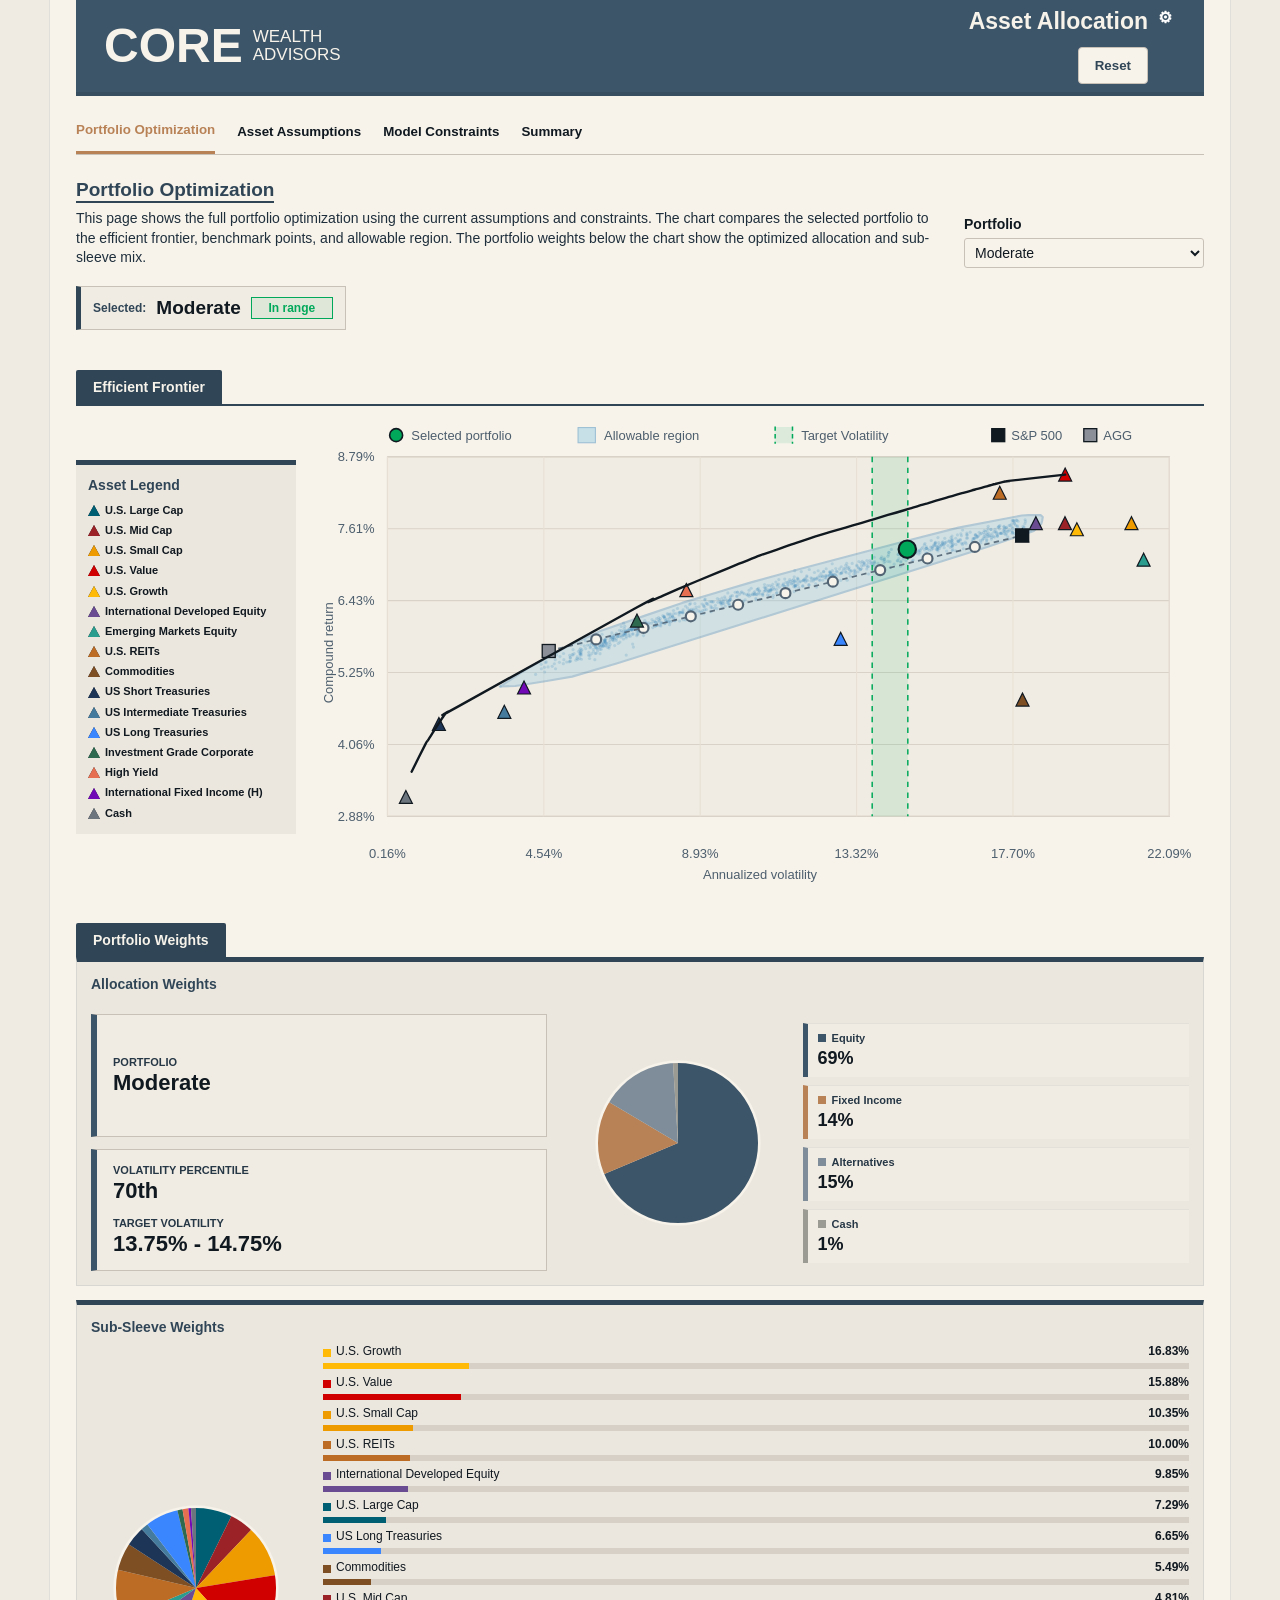
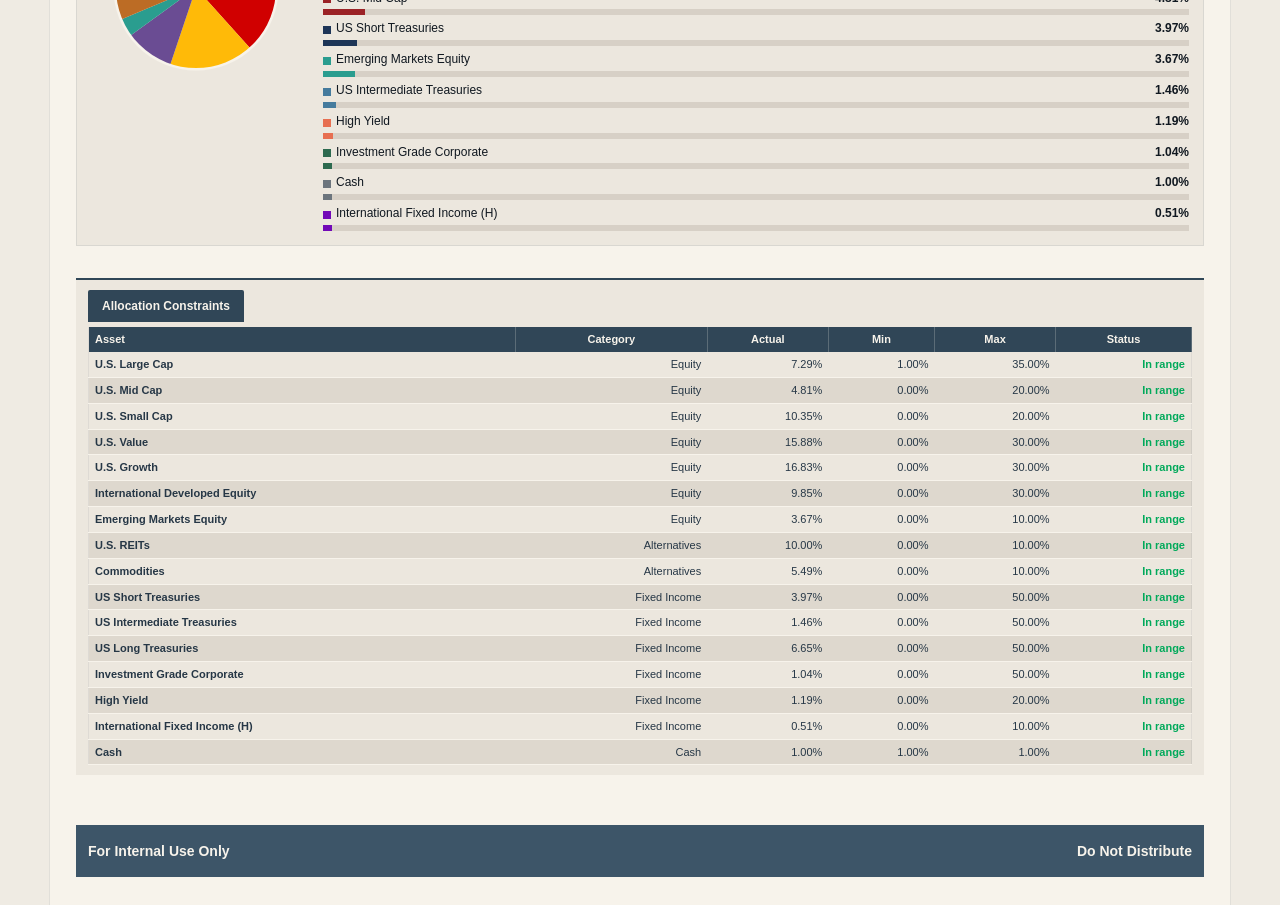
<file: web/index.html>
<!doctype html>
<html lang="en">
  <head>
    <meta charset="utf-8" />
    <meta name="viewport" content="width=device-width, initial-scale=1" />
    <title>Portfolio Allocation</title>
    <link rel="stylesheet" href="./styles.css?v=20261028-advisor-shift-buttons-v1" />
  </head>
  <body data-view-mode="advisor">
    <div class="shell">
      <header class="masthead">
        <div class="brand">
          <div class="core-mark">CORE</div>
          <div class="brand-sub">WEALTH<br />ADVISORS</div>
        </div>
        <div class="title-block">
          <h1>Asset Allocation</h1>
          <div class="model-actions">
            <div class="view-mode-control">
              <button type="button" class="settings-button" aria-label="View settings">&#9881;</button>
              <label>
                View
                <select id="viewModeSelect">
                  <option value="advisor" selected>Advisor</option>
                  <option value="client">Client</option>
                </select>
              </label>
            </div>
            <button id="resetModel" class="secondary">Reset</button>
          </div>
        </div>
      </header>

      <div class="nav-row">
        <nav class="tabs" aria-label="Model pages">
          <button class="tab" data-tab="mvo" data-view-tab="advisor">Portfolio Optimization</button>
          <button class="tab" data-tab="assets" data-view-tab="advisor">Asset Assumptions</button>
          <button class="tab" data-tab="profiles" data-view-tab="advisor">Model Constraints</button>
          <button class="tab" data-tab="overallAllocation" data-view-tab="advisor">Summary</button>
          <button class="tab active" data-tab="clientPortfolio" data-view-tab="client">Portfolio</button>
          <button class="tab" data-tab="monteCarlo" data-view-tab="client">Monte Carlo</button>
        </nav>
      </div>

      <main>
        <section id="results" class="page">
          <div class="toolbar">
            <div>
              <h2>Overview</h2>
              <p>Review the model allocations across each risk profile. The allocation view shows the broad equity, fixed income, alternatives, and cash split. The sub-sleeve view shows how each portfolio is allocated across the underlying asset categories.</p>
            </div>
          </div>
          <div class="dashboard-tabs" aria-label="Dashboard tables">
            <button class="dashboard-tab active" data-dashboard-tab="allocationWeights">Allocation Weights</button>
            <button class="dashboard-tab" data-dashboard-tab="subSleeveWeights">Sub-Sleeve Weights</button>
          </div>
          <div class="panel">
            <div id="allocationWeights" class="dashboard-panel active">
              <div class="panel-title">Allocation Weights</div>
              <div id="allocationPieCharts" class="pie-grid allocation-pie-grid"></div>
              <div class="table-wrap">
                <table id="allocationWeightsTable"></table>
              </div>
            </div>
            <div id="subSleeveWeights" class="dashboard-panel">
              <div class="panel-title">Sub-Sleeve Weights</div>
              <div id="sleevePieCharts" class="pie-grid sleeve-pie-grid"></div>
              <div class="table-wrap">
                <table id="weightsTable"></table>
              </div>
            </div>
          </div>
        </section>


        <section id="overallAllocation" class="page">
          <div class="toolbar">
            <div>
              <h2>Summary</h2>
              <p>This page summarizes the optimized portfolios from Portfolio Optimization. Each allocation uses the current asset assumptions, volatility percentile, and active model constraints. The chart shows those same optimized portfolios against the efficient frontier and market benchmarks.</p>
            </div>
          </div>
          <div class="panel">
            <div class="panel-title">Broad Risk/Return Map</div>
            <div id="overallAllocationChart" class="frontier-chart"><p class="frontier-note">Calculating broad allocation...</p></div>
          </div>
          <div class="panel">
            <div class="panel-title">Allocation Weights</div>
            <div id="overallAllocationCards" class="overall-allocation-cards"></div>
          </div>
        </section>

        <section id="profiles" class="page">
          <div class="toolbar">
            <div>
              <h2>Model Constraints</h2>
              <p>Use this page to review the market case and the allocation ranges used by the model. These constraints define the allowable universe the optimizer can choose from. Changing these settings will affect the optimized portfolios and the allowable region shown in the charts.</p>
            </div>
          </div>
          <div id="volatilityControl" class="anchor-control"></div>
          <div class="panel">
            <div id="subAllocationConstraints" class="profile-panel active">
              <div class="constraint-panel-header">
                <div class="panel-title">Allocation Constraints</div>
                <div class="select-control compact">
                  <label for="subAllocationPresetSelect">Allocation Set</label>
                  <select id="subAllocationPresetSelect">
                    <option value="CORE">CORE</option>
                    <option value="Special" selected>Special</option>
                    <option value="Unconstrained">Unconstrained</option>
                  </select>
                </div>
              </div>
              <div class="table-wrap">
                <table id="subConstraintsTable"></table>
              </div>
            </div>
            <div id="allocationConstraints" class="profile-panel active">
              <div class="constraint-panel-header">
                <div class="panel-title">Overall Allocation Constraints</div>
                <div class="select-control compact">
                  <label for="allocationPresetSelect">Allocation Set</label>
                  <select id="allocationPresetSelect">
                    <option value="CORE">CORE</option>
                    <option value="Unconstrained" selected>Unconstrained</option>
                  </select>
                </div>
              </div>
              <div class="table-wrap">
                <table id="profilesTable"></table>
              </div>
            </div>
          </div>
        </section>

        <section id="assets" class="page">
          <div class="toolbar">
            <div>
              <h2>Asset Assumptions</h2>
              <p>Use this page to review the capital market assumptions used by the model. The selected assumption set changes the return and volatility inputs across the app. The comparison table shows how each provider differs before the Average assumption set is applied.</p>
            </div>
            <div class="select-control">
              <label for="assumptionYearSelect">Year</label>
              <select id="assumptionYearSelect">
                <option value="2026">2026</option>
                <option value="2027" selected>2027</option>
              </select>
              <label for="assumptionSetSelect" class="stacked-control-label">Assumption Set</label>
              <select id="assumptionSetSelect">
                <option value="CORE" selected>Average</option>
              </select>
            </div>
          </div>
          <div class="table-wrap">
            <table id="assetsTable"></table>
          </div>
          <div class="panel">
            <div class="panel-title">Asset Assumption Comparison</div>
            <div class="table-wrap assumption-comparison-wrap">
              <table id="assetComparisonTable" class="assumption-comparison-table"></table>
            </div>
          </div>
        </section>

        <section id="fundModels" class="page">
          <div class="toolbar">
            <div>
              <h2>ETF/Fund Models</h2>
              <p>This page translates model allocations into fund-level weights. It uses the fund mapping file to connect each ETF or mutual fund to the model asset categories. The output is intended to show how an optimized portfolio could be implemented with actual positions.</p>
            </div>
          </div>
          <div class="dashboard-tabs" aria-label="ETF and fund providers">
            <button class="fund-tab active" data-fund-provider="Fidelity">Fidelity</button>
            <button class="fund-tab" data-fund-provider="Schwab">Schwab</button>
          </div>
          <div class="panel">
            <div id="fundModelContent"></div>
            <div id="fundModelPrintContent" class="print-only"></div>
          </div>
        </section>

        <section id="mvo" class="page">
          <div class="toolbar">
            <div>
              <h2>Portfolio Optimization</h2>
              <p>This page shows the full portfolio optimization using the current assumptions and constraints. The chart compares the selected portfolio to the efficient frontier, benchmark points, and allowable region. The portfolio weights below the chart show the optimized allocation and sub-sleeve mix.</p>
            </div>
            <div class="select-control">
              <label for="mvoProfileSelect">Portfolio</label>
              <select id="mvoProfileSelect"></select>
            </div>
          </div>
          <div class="mvo-selector-row">
            <div class="mvo-selected-card" id="mvoSelectedStatus">
              <span>Selected:</span>
              <strong>Loading</strong>
              <em>Checking ranges...</em>
            </div>
          </div>
          <div class="frontier-layout">
            <div class="panel">
              <div class="panel-title">Efficient Frontier</div>
              <div id="frontierChart" class="frontier-chart"><p class="frontier-note">Calculating efficient frontier...</p></div>
            </div>
            <div class="panel">
              <div class="panel-title">Portfolio Weights</div>
              <div id="mvoWeightCharts" class="mvo-weight-charts">
                <p class="frontier-note">Calculating weights...</p>
              </div>
            </div>
            <div id="mvoConstraints"></div>
          </div>
        </section>

        <section id="monteCarlo" class="page">
          <div class="toolbar">
            <div>
              <h2>Monte Carlo</h2>
              <p>This page shows a hypothetical ten-year range of outcomes based on the selected portfolio. The simulation uses the current return and volatility assumptions from the selected allocation. The percentile paths show weaker, median, and stronger potential outcomes across the simulated return paths.</p>
            </div>
            <div class="select-control">
              <label for="mcProfileSelect">Portfolio</label>
              <select id="mcProfileSelect"></select>
            </div>
            <div class="select-control compact scenario-control">
              <label for="mcScenarioSeed">Scenario</label>
              <input id="mcScenarioSeed" type="number" min="1" step="1" value="100" />
            </div>
          </div>
          <div class="panel">
            <div class="panel-title">Hypothetical Return Range</div>
            <div id="monteCarloChart" class="monte-carlo-chart"><p class="frontier-note">Calculating simulation...</p></div>
          </div>
          <div class="panel client-mc-distribution-panel">
            <div class="panel-header-row">
              <div class="panel-title">Return Distribution</div>
              <div class="select-control compact panel-select-control">
                <label for="mcDistributionProfileSelect">Portfolio</label>
                <select id="mcDistributionProfileSelect"></select>
              </div>
            </div>
            <div id="monteCarloDistributionChart" class="monte-carlo-chart"><p class="frontier-note">Calculating distribution...</p></div>
          </div>
          <div class="panel mc-sub-sleeve-panel">
            <div class="panel-title">Sub-Sleeve Annual Time-Weighted Return Path</div>
            <div class="asset-toggle-actions">
              <button type="button" id="selectAllMcAssets">Select All</button>
              <button type="button" id="deselectAllMcAssets">Deselect All</button>
            </div>
            <div id="monteCarloAssetToggles" class="asset-toggle-grid"></div>
            <div id="monteCarloAssetsChart" class="monte-carlo-chart"><p class="frontier-note">Calculating simulation...</p></div>
          </div>
          <div class="panel mc-sub-sleeve-panel">
            <div class="panel-title">Sub-Sleeve Five-Year CAGR</div>
            <div id="monteCarloAssetBarsChart" class="monte-carlo-chart"><p class="frontier-note">Calculating simulation...</p></div>
          </div>
        </section>

        <section id="clientPortfolio" class="page active">
          <div class="toolbar client-portfolio-heading">
            <div>
              <h2>Overall Allocation</h2>
              <p>This page looks only at the broad stock and bond decision. It uses blended equity and fixed income assumptions to estimate the closest mix to each benchmark volatility target. The Market P/E and Monetary Policy settings adjust those benchmark volatility targets higher or lower before the optimizer finds the closest stock and bond mix.</p>
            </div>
          </div>
          <div class="panel">
            <div class="panel-title">Data Assumptions</div>
            <div id="clientBenchmarkVolatilityAssumptions" class="benchmark-volatility-strip"></div>
          </div>
          <div class="panel">
            <div class="panel-title">Allocation Weights</div>
            <div id="clientAllocationPieCharts" class="overall-allocation-cards"></div>
          </div>
          <div class="client-adjustment-row">
            <div class="overall-adjustment-controls">
              <div class="select-control compact market-pe-control">
                <div class="market-pe-label-row">
                  <label for="clientOverallVolatilityCaseSelect">Market P/E</label>
                  <button type="button" id="clientTogglePeChart" class="icon-toggle" aria-expanded="false" aria-label="Show Market P/E chart">+</button>
                </div>
                <div class="market-pe-row">
                  <select id="clientOverallVolatilityCaseSelect"></select>
                </div>
              </div>
              <div class="select-control compact">
                <label for="clientOverallInterestRateSelect">Monetary Policy</label>
                <select id="clientOverallInterestRateSelect"></select>
              </div>
            </div>
          </div>
          <div id="clientPeValuationPanel" class="panel pe-valuation-panel collapsed">
            <div class="panel-title">S&amp;P 500 Valuation Measures</div>
            <div id="clientPeValuationChart" class="pe-valuation-chart"></div>
          </div>
          <div class="panel">
            <div class="panel-title">Broad Risk/Return Map</div>
            <div id="clientFrontierChart" class="frontier-chart"><p class="frontier-note">Calculating broad allocation...</p></div>
          </div>
        </section>

      </main>

      <footer>
        <span>For Internal Use Only</span>
        <span>Do Not Distribute</span>
      </footer>
    </div>
    <script src="./app.js?v=20261028-percentiles-v1"></script>
  </body>
</html>
</file>
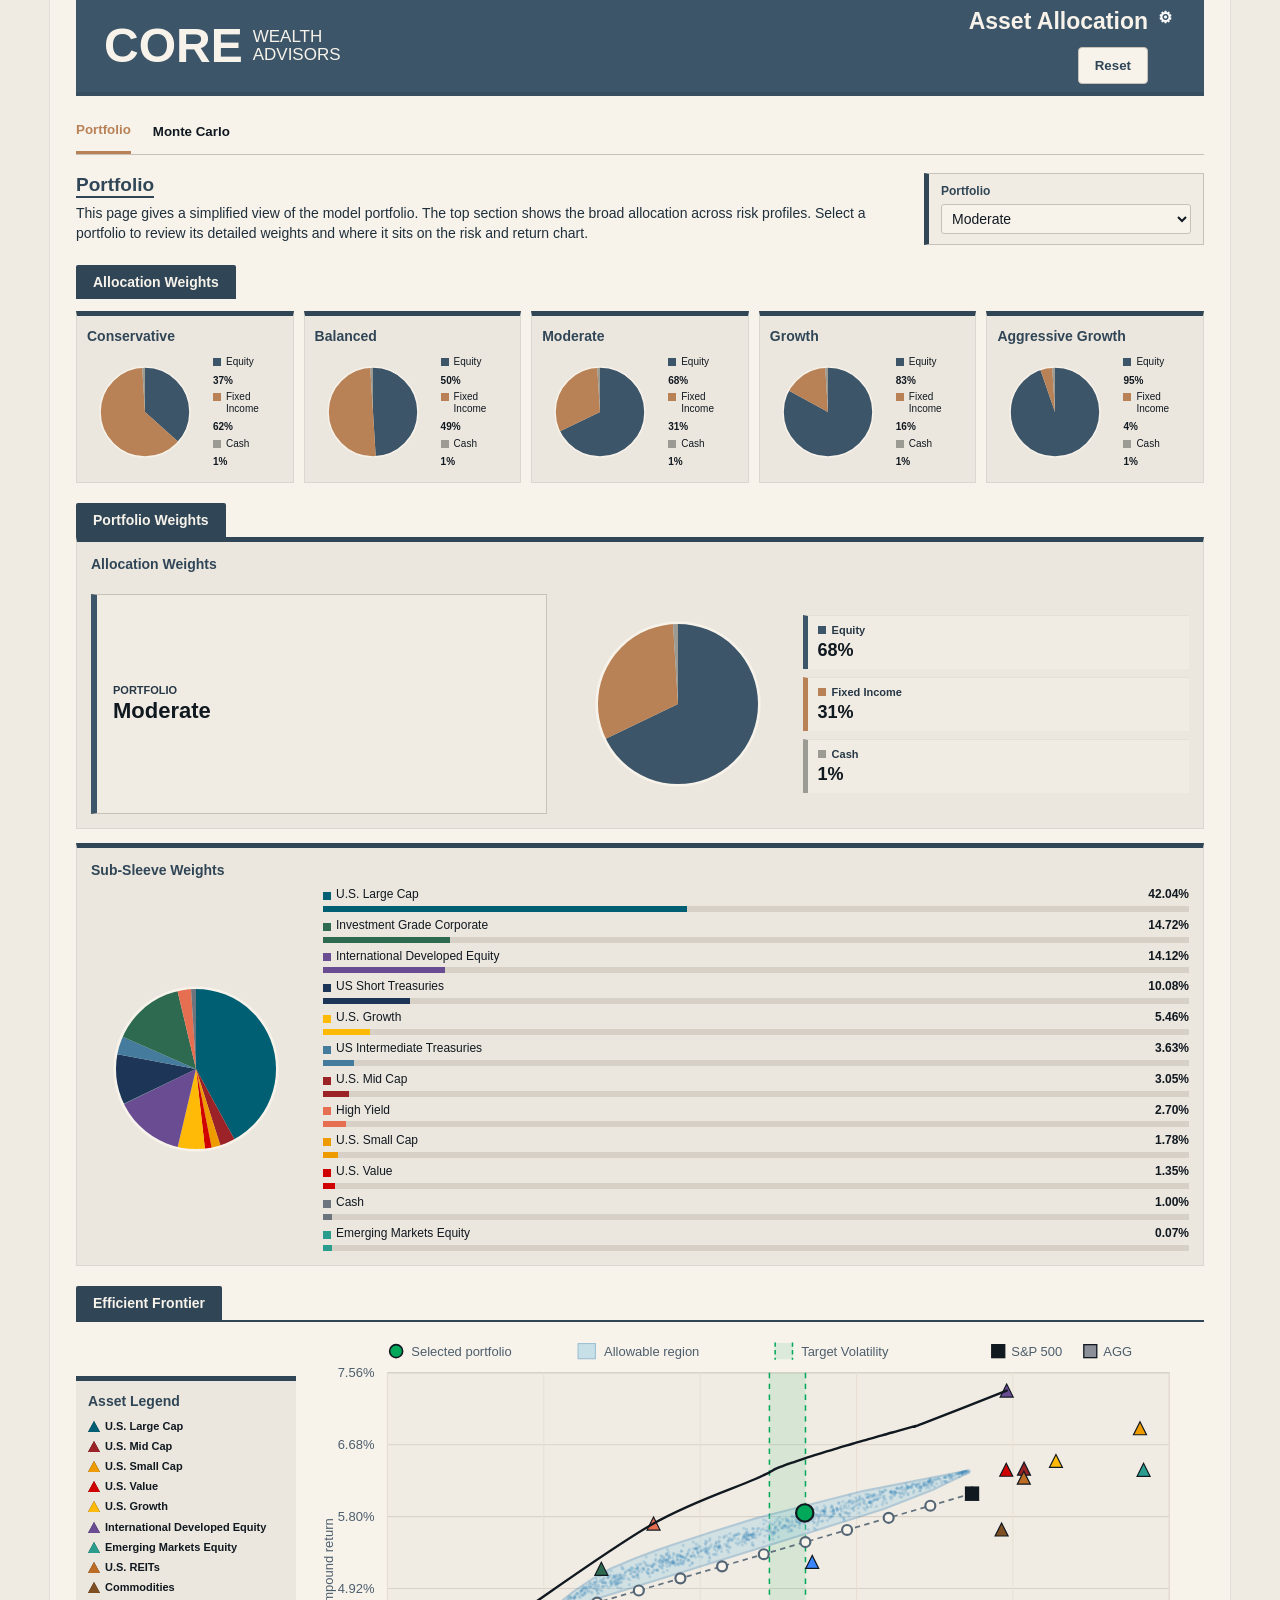
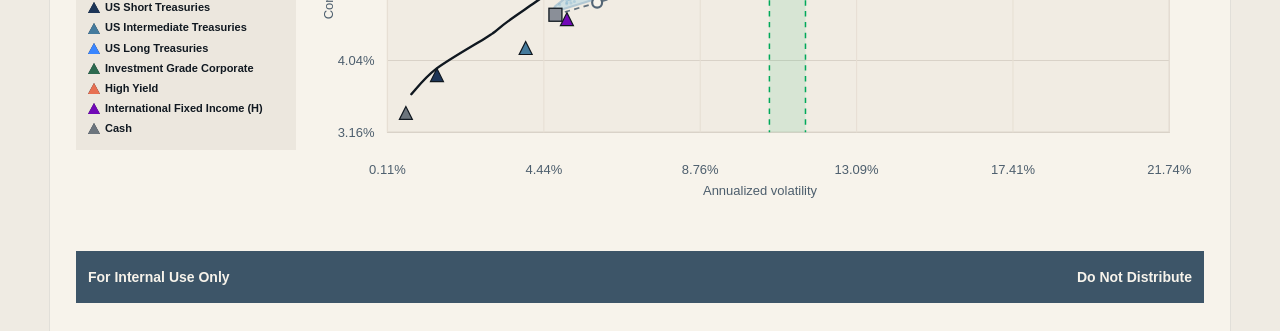
<file: Paul Asset Allocation/web/index.html>
<!doctype html>
<html lang="en">
  <head>
    <meta charset="utf-8" />
    <meta name="viewport" content="width=device-width, initial-scale=1" />
    <title>Portfolio Allocation</title>
    <link rel="stylesheet" href="./styles.css?v=20260817-pe-screenshot" />
  </head>
  <body data-view-mode="client">
    <div class="shell">
      <header class="masthead">
        <div class="brand">
          <div class="core-mark">CORE</div>
          <div class="brand-sub">WEALTH<br />ADVISORS</div>
        </div>
        <div class="title-block">
          <h1>Asset Allocation</h1>
          <div class="model-actions">
            <div class="view-mode-control">
              <button type="button" class="settings-button" aria-label="View settings">&#9881;</button>
              <label>
                View
                <select id="viewModeSelect">
                  <option value="advisor">Advisor</option>
                  <option value="client" selected>Client</option>
                </select>
              </label>
            </div>
            <button id="resetModel" class="secondary">Reset</button>
          </div>
        </div>
      </header>

      <div class="nav-row">
        <nav class="tabs" aria-label="Model pages">
          <button class="tab" data-tab="overallAllocation" data-view-tab="advisor">Overall Allocation</button>
          <button class="tab" data-tab="assets" data-view-tab="advisor">Asset Assumptions</button>
          <button class="tab" data-tab="profiles" data-view-tab="advisor">Model Constraints</button>
          <button class="tab" data-tab="mvo" data-view-tab="advisor">Portfolio Optimization</button>
          <button class="tab" data-tab="monteCarlo" data-view-tab="advisor">Monte Carlo</button>
          <button class="tab active" data-tab="clientPortfolio" data-view-tab="client">Portfolio</button>
          <button class="tab" data-tab="monteCarlo" data-view-tab="client">Monte Carlo</button>
        </nav>
      </div>

      <main>
        <section id="results" class="page">
          <div class="toolbar">
            <div>
              <h2>Overview</h2>
              <p>Review the model allocations across each risk profile. The allocation view shows the broad equity, fixed income, alternatives, and cash split. The sub-sleeve view shows how each portfolio is allocated across the underlying asset categories.</p>
            </div>
          </div>
          <div class="dashboard-tabs" aria-label="Dashboard tables">
            <button class="dashboard-tab active" data-dashboard-tab="allocationWeights">Allocation Weights</button>
            <button class="dashboard-tab" data-dashboard-tab="subSleeveWeights">Sub-Sleeve Weights</button>
          </div>
          <div class="panel">
            <div id="allocationWeights" class="dashboard-panel active">
              <div class="panel-title">Allocation Weights</div>
              <div id="allocationPieCharts" class="pie-grid allocation-pie-grid"></div>
              <div class="table-wrap">
                <table id="allocationWeightsTable"></table>
              </div>
            </div>
            <div id="subSleeveWeights" class="dashboard-panel">
              <div class="panel-title">Sub-Sleeve Weights</div>
              <div id="sleevePieCharts" class="pie-grid sleeve-pie-grid"></div>
              <div class="table-wrap">
                <table id="weightsTable"></table>
              </div>
            </div>
          </div>
        </section>


        <section id="overallAllocation" class="page">
          <div class="toolbar">
            <div>
              <h2>Overall Allocation</h2>
              <p>This page looks only at the broad stock and bond decision. It uses blended equity and fixed income assumptions to estimate the closest mix to each benchmark volatility target. The Market P/E setting adjusts those benchmark volatility targets higher or lower based on whether valuations are below, near, or above the long-term range.</p>
            </div>
            <div class="select-control compact market-pe-control">
              <div class="market-pe-label-row">
                <label for="overallVolatilityCaseSelect">Market P/E</label>
                <button type="button" id="togglePeChart" class="icon-toggle" aria-expanded="false" aria-label="Show Market P/E chart">+</button>
              </div>
              <div class="market-pe-row">
                <select id="overallVolatilityCaseSelect"></select>
              </div>
            </div>
          </div>
          <div id="peValuationPanel" class="panel pe-valuation-panel collapsed">
            <div class="panel-title">S&amp;P 500 Valuation Measures</div>
            <div id="peValuationChart" class="pe-valuation-chart"></div>
          </div>
          <div class="panel">
            <div class="panel-title">Broad Risk/Return Map</div>
            <div id="overallAllocationChart" class="frontier-chart"><p class="frontier-note">Calculating broad allocation...</p></div>
          </div>
          <div class="panel">
            <div class="panel-title">Allocation Weights</div>
            <div id="overallAllocationCards" class="overall-allocation-cards"></div>
          </div>
        </section>

        <section id="profiles" class="page">
          <div class="toolbar">
            <div>
              <h2>Model Constraints</h2>
              <p>Use this page to review the market case and the allocation ranges used by the model. These constraints define the allowable universe the optimizer can choose from. Changing these settings will affect the optimized portfolios and the allowable region shown in the charts.</p>
            </div>
          </div>
          <div id="volatilityControl" class="anchor-control"></div>
          <div class="panel">
            <div id="subAllocationConstraints" class="profile-panel active">
              <div class="constraint-panel-header">
                <div class="panel-title">Allocation Constraints</div>
                <div class="select-control compact">
                  <label for="subAllocationPresetSelect">Allocation Set</label>
                  <select id="subAllocationPresetSelect">
                    <option value="CORE">CORE</option>
                    <option value="Unconstrained">Unconstrained</option>
                  </select>
                </div>
              </div>
              <div class="table-wrap">
                <table id="subConstraintsTable"></table>
              </div>
            </div>
            <div id="allocationConstraints" class="profile-panel active">
              <div class="constraint-panel-header">
                <div class="panel-title">Overall Allocation Constraints</div>
                <div class="select-control compact">
                  <label for="allocationPresetSelect">Allocation Set</label>
                  <select id="allocationPresetSelect">
                    <option value="CORE">CORE</option>
                    <option value="Unconstrained">Unconstrained</option>
                  </select>
                </div>
              </div>
              <div class="table-wrap">
                <table id="profilesTable"></table>
              </div>
            </div>
          </div>
        </section>

        <section id="assets" class="page">
          <div class="toolbar">
            <div>
              <h2>Asset Assumptions</h2>
              <p>Use this page to review the capital market assumptions used by the model. The selected assumption set changes the return and volatility inputs across the app. The comparison table shows how each provider differs before the CORE average is applied.</p>
            </div>
            <div class="select-control">
              <label for="assumptionSetSelect">Assumption Set</label>
              <select id="assumptionSetSelect">
                <option value="CORE" selected>CORE</option>
              </select>
            </div>
          </div>
          <div class="table-wrap">
            <table id="assetsTable"></table>
          </div>
          <div class="panel">
            <div class="panel-title">Asset Assumption Comparison</div>
            <div class="table-wrap assumption-comparison-wrap">
              <table id="assetComparisonTable" class="assumption-comparison-table"></table>
            </div>
          </div>
        </section>

        <section id="fundModels" class="page">
          <div class="toolbar">
            <div>
              <h2>ETF/Fund Models</h2>
              <p>This page translates model allocations into fund-level weights. It uses the fund mapping file to connect each ETF or mutual fund to the model asset categories. The output is intended to show how an optimized portfolio could be implemented with actual positions.</p>
            </div>
          </div>
          <div class="dashboard-tabs" aria-label="ETF and fund providers">
            <button class="fund-tab active" data-fund-provider="Fidelity">Fidelity</button>
            <button class="fund-tab" data-fund-provider="Schwab">Schwab</button>
          </div>
          <div class="panel">
            <div id="fundModelContent"></div>
            <div id="fundModelPrintContent" class="print-only"></div>
          </div>
        </section>

        <section id="mvo" class="page">
          <div class="toolbar">
            <div>
              <h2>Portfolio Optimization</h2>
              <p>This page shows the full portfolio optimization using the current assumptions and constraints. The chart compares the selected portfolio to the efficient frontier, benchmark points, and allowable region. The portfolio weights below the chart show the optimized allocation and sub-sleeve mix.</p>
            </div>
            <div class="select-control">
              <label for="mvoProfileSelect">Portfolio</label>
              <select id="mvoProfileSelect"></select>
            </div>
          </div>
          <div class="mvo-selector-row">
            <div class="mvo-selected-card" id="mvoSelectedStatus">
              <span>Selected:</span>
              <strong>Loading</strong>
              <em>Checking ranges...</em>
            </div>
          </div>
          <div class="frontier-layout">
            <div class="panel">
              <div class="panel-title">Efficient Frontier</div>
              <div id="frontierChart" class="frontier-chart"><p class="frontier-note">Calculating efficient frontier...</p></div>
            </div>
            <div class="panel">
              <div class="panel-title">Portfolio Weights</div>
              <div id="mvoWeightCharts" class="mvo-weight-charts">
                <p class="frontier-note">Calculating weights...</p>
              </div>
            </div>
            <div id="mvoConstraints"></div>
          </div>
        </section>

        <section id="monteCarlo" class="page">
          <div class="toolbar">
            <div>
              <h2>Monte Carlo</h2>
              <p>This page shows one hypothetical five-year return path based on the selected scenario number. The simulation uses the current return, volatility, and correlation assumptions. You can change the portfolio or scenario to compare how different risk profiles behave under the same market path.</p>
            </div>
            <div class="select-control">
              <label for="mcProfileSelect">Portfolio</label>
              <select id="mcProfileSelect"></select>
            </div>
            <div class="select-control compact">
              <label for="mcScenarioSeed">Scenario</label>
              <input id="mcScenarioSeed" type="number" min="1" step="1" value="100" />
            </div>
          </div>
          <div class="panel">
            <div class="panel-title">Hypothetical Annual Return Scenario</div>
            <div id="monteCarloChart" class="monte-carlo-chart"><p class="frontier-note">Calculating simulation...</p></div>
          </div>
          <div class="panel">
            <div class="panel-title">Sub-Sleeve Annual Time-Weighted Return Path</div>
            <div class="asset-toggle-actions">
              <button type="button" id="selectAllMcAssets">Select All</button>
              <button type="button" id="deselectAllMcAssets">Deselect All</button>
            </div>
            <div id="monteCarloAssetToggles" class="asset-toggle-grid"></div>
            <div id="monteCarloAssetsChart" class="monte-carlo-chart"><p class="frontier-note">Calculating simulation...</p></div>
          </div>
          <div class="panel">
            <div class="panel-title">Sub-Sleeve Five-Year CAGR</div>
            <div id="monteCarloAssetBarsChart" class="monte-carlo-chart"><p class="frontier-note">Calculating simulation...</p></div>
          </div>
        </section>

        <section id="clientPortfolio" class="page active">
          <div class="toolbar">
            <div>
              <h2>Portfolio</h2>
              <p>This page gives a simplified view of the model portfolio. The top section shows the broad allocation across risk profiles. Select a portfolio to review its detailed weights and where it sits on the risk and return chart.</p>
            </div>
            <div class="select-control client-portfolio-controls">
              <div class="control-field">
                <label for="clientProfileSelect">Portfolio</label>
                <select id="clientProfileSelect"></select>
              </div>
            </div>
          </div>
          <div class="panel">
            <div class="panel-title">Allocation Weights</div>
            <div id="clientAllocationPieCharts" class="pie-grid allocation-pie-grid"></div>
          </div>
          <div class="panel">
            <div class="panel-title">Portfolio Weights</div>
            <div id="clientWeightCharts" class="mvo-weight-charts"></div>
          </div>
          <div class="panel">
            <div class="panel-title">Efficient Frontier</div>
            <div id="clientFrontierChart" class="frontier-chart"><p class="frontier-note">Calculating efficient frontier...</p></div>
          </div>
        </section>

      </main>

      <footer>
        <span>For Internal Use Only</span>
        <span>Do Not Distribute</span>
      </footer>
    </div>
    <script src="./app.js?v=20260817-pe-screenshot"></script>
  </body>
</html>
</file>
<file: web/styles.css>
:root {
  --ink: #101820;
  --slate: #3d5568;
  --slate-dark: #304657;
  --core-blue: #3d5568;
  --core-blue-dark: #304657;
  --core-blue-light: #e4edf2;
  --line: #8b969f;
  --paper: #efebe3;
  --surface: #f7f3eb;
  --surface-soft: #f1ece3;
  --row: #ded8ce;
  --row-alt: #ece7de;
  --tab: #d7d2c9;
  --border: #c8c1b7;
  --rule: #7e8d99;
  --good: #00a95a;
  --bad: #e02020;
  --warn: #b7791f;
  --white: #f7f3eb;
}

* {
  box-sizing: border-box;
}

body {
  margin: 0;
  background: var(--paper);
  color: var(--ink);
  font-family: Arial, Helvetica, sans-serif;
  font-size: 14px;
}

.shell {
  position: relative;
  max-width: 1180px;
  margin: 0 auto;
  min-height: 100vh;
  background: var(--surface);
  padding: 0 26px 28px;
  box-shadow: 0 0 0 1px rgba(61, 85, 104, 0.08);
}

.masthead {
  height: 96px;
  background: var(--slate);
  color: var(--white);
  display: flex;
  align-items: center;
  justify-content: space-between;
  padding: 0 28px;
  border-bottom: 4px solid rgba(48, 70, 87, 0.45);
}

.brand {
  display: flex;
  align-items: center;
  gap: 10px;
}

.core-mark {
  font-weight: 900;
  font-size: 48px;
  letter-spacing: 0;
  line-height: 1;
}

.brand-sub {
  font-size: 17px;
  line-height: 1.05;
}

.title-block {
  position: relative;
  padding-right: 28px;
  text-align: right;
}

.title-block h1 {
  margin: 0 0 12px;
  font-size: 23px;
  letter-spacing: 0;
}

.nav-row {
  display: flex;
  align-items: flex-end;
  justify-content: flex-start;
  gap: 5px;
  border-bottom: 1px solid var(--border);
  padding: 16px 0 0;
}

.tabs {
  display: flex;
  gap: 22px;
  overflow-x: auto;
}

.model-actions {
  display: flex;
  flex: 0 0 auto;
  gap: 8px;
  justify-content: flex-end;
  align-items: center;
}

.view-mode-control {
  position: absolute;
  top: -1px;
  right: 0;
  z-index: 20;
  display: flex;
  align-items: center;
  gap: 6px;
  color: #fff;
}

.settings-button {
  width: 22px;
  min-height: 22px;
  border: 0;
  border-radius: 50%;
  background: transparent;
  color: #fff;
  padding: 0;
  font-size: 16px;
  line-height: 1;
}

.view-mode-control label {
  display: none;
  position: absolute;
  top: 40px;
  right: 0;
  gap: 3px;
  min-width: 126px;
  border: 1px solid var(--border);
  border-radius: 4px;
  background: var(--surface);
  padding: 8px;
  color: #fff;
  font-size: 10px;
  font-weight: 800;
  text-align: left;
  color: var(--slate-dark);
  box-shadow: 0 8px 18px rgba(48, 70, 87, 0.18);
}

.view-mode-control.open label,
.view-mode-control:focus-within label {
  display: grid;
}

.view-mode-control select {
  min-width: 96px;
  height: 28px;
  border: 0;
  border-radius: 3px;
  padding: 3px 7px;
  font-weight: 800;
}

button {
  border: 1px solid var(--border);
  border-radius: 4px;
  background: var(--surface);
  color: var(--ink);
  font-weight: 700;
  padding: 8px 12px;
  cursor: pointer;
}

.tab {
  border: 0;
  border-radius: 0;
  background: transparent;
  color: var(--ink);
  font-weight: 700;
  padding: 10px 0 14px;
  cursor: pointer;
}

button:hover {
  background: var(--surface-soft);
  color: var(--core-blue-dark);
}

.tab:hover {
  background: transparent;
  color: var(--core-blue-dark);
}

.model-actions .settings-button {
  width: 22px;
  min-height: 22px;
  border: 0;
  border-radius: 50%;
  background: transparent;
  color: #fff;
  padding: 0;
  font-size: 16px;
  line-height: 1;
}

.model-actions .settings-button:hover {
  background: rgba(255, 255, 255, 0.12);
}

.tab.active {
  background: transparent;
  color: #b98256;
  border-bottom: 3px solid #b98256;
}

body[data-view-mode="advisor"] [data-view-tab="client"],
body[data-view-mode="client"] [data-view-tab="advisor"] {
  display: none;
}

.page {
  display: none;
  padding: 24px 0;
}

.page.active {
  display: block;
}

.toolbar {
  display: flex;
  align-items: end;
  justify-content: space-between;
  gap: 16px;
  margin-bottom: 18px;
}

.select-control {
  min-width: 240px;
}

.select-control.compact {
  min-width: 185px;
}

.select-control label {
  display: block;
  font-weight: 800;
  margin-bottom: 6px;
}

.select-control .stacked-control-label {
  margin-top: 12px;
}

.select-control select {
  text-align: left;
}

.client-portfolio-controls {
  display: grid;
  grid-template-columns: minmax(220px, 1fr);
  gap: 14px;
  min-width: min(280px, 100%);
  padding: 10px 12px;
  background: var(--surface-soft);
  border: 1px solid var(--border);
  border-left: 5px solid var(--core-blue-dark);
}

.client-portfolio-controls .control-field {
  min-width: 0;
}

.client-portfolio-controls label {
  color: var(--core-blue-dark);
  font-size: 12px;
}

#clientPortfolio {
  padding-top: 18px;
}

#clientPortfolio .toolbar {
  align-items: center;
  margin-bottom: 16px;
}

#clientPortfolio .client-portfolio-heading {
  justify-content: flex-start;
}

.client-adjustment-row {
  display: flex;
  justify-content: center;
  margin: 14px 0 18px;
}

.client-adjustment-row .overall-adjustment-controls {
  width: min(560px, 100%);
  min-width: 0;
}

.mvo-selector-row {
  display: flex;
  align-items: center;
  justify-content: space-between;
  gap: 16px;
  margin: 12px 0 20px;
  padding: 0;
  background: transparent;
  border: 0;
}

.mvo-selected-card {
  display: flex;
  align-items: center;
  gap: 10px;
  min-width: 0;
  min-height: 44px;
  padding: 8px 12px;
  background: var(--surface-soft);
  border-left: 5px solid var(--core-blue-dark);
  border-top: 1px solid var(--border);
  border-right: 1px solid var(--border);
  border-bottom: 1px solid var(--border);
}

.mvo-selected-card span {
  font-size: 12px;
  font-weight: 800;
  color: var(--slate-dark);
}

.mvo-selected-card strong {
  font-size: 19px;
  line-height: 1;
}

.mvo-selected-card em {
  display: inline-flex;
  align-items: center;
  justify-content: center;
  min-width: 82px;
  min-height: 22px;
  padding: 3px 12px;
  border: 1px solid currentColor;
  background: rgba(0, 169, 90, 0.08);
  font-size: 12px;
  font-style: normal;
  font-weight: 800;
  white-space: nowrap;
}

.mvo-selected-card em:not(.bad) {
  color: var(--good);
}

.mvo-select-control {
  display: flex;
  align-items: center;
  gap: 8px;
  min-width: 300px;
  padding: 0;
}

.mvo-select-control label {
  margin-bottom: 0;
  white-space: nowrap;
}

.mvo-select-control select {
  flex: 1;
}

h2 {
  margin: 0 0 6px;
  display: inline-block;
  color: var(--core-blue-dark);
  font-size: 19px;
  text-decoration: none;
  border-bottom: 2px solid var(--core-blue-dark);
}

p {
  margin: 0;
  color: #1f2f3c;
  line-height: 1.4;
}

.primary,
.secondary {
  border-radius: 4px;
  padding: 10px 16px;
}

.primary {
  background: var(--core-blue-dark);
  color: var(--surface);
}

.secondary {
  background: var(--slate);
  color: #fff;
}

.masthead .primary {
  background: var(--core-blue-dark);
  color: var(--surface);
}

.masthead .secondary {
  background: var(--surface);
  color: var(--slate-dark);
}

.metrics {
  display: grid;
  grid-template-columns: repeat(5, minmax(130px, 1fr));
  gap: 10px;
  margin-bottom: 18px;
}

.metric {
  border-top: 6px solid var(--core-blue-dark);
  background: var(--row-alt);
  padding: 10px;
  min-height: 82px;
  border-left: 1px solid rgba(61, 85, 104, 0.12);
  border-right: 1px solid rgba(61, 85, 104, 0.12);
}

.metric .label {
  font-weight: 700;
}

.metric .value {
  font-size: 22px;
  font-weight: 800;
  margin-top: 7px;
}

.metric .status {
  margin-top: 4px;
  font-size: 12px;
}

.panel {
  margin-top: 20px;
}

.dashboard-tabs {
  display: flex;
  gap: 22px;
  border-bottom: 1px solid var(--border);
  margin-bottom: 0;
}

.dashboard-tab,
.fund-tab {
  border: 0;
  border-radius: 0;
  background: transparent;
  color: #607485;
  padding: 10px 0 14px;
}

.dashboard-tab.active,
.fund-tab.active {
  background: transparent;
  color: #b98256;
  border-bottom: 3px solid #b98256;
}

.dashboard-panel {
  display: none;
  margin-top: 18px;
}

.dashboard-panel.active {
  display: block;
}

.dashboard-tab:hover,
.fund-tab:hover {
  background: transparent;
  color: var(--core-blue-dark);
}

.fund-model-table th,
.fund-model-table td {
  text-align: center;
}

.fund-model-table .fund-ticker {
  font-weight: 800;
}

.fund-section-row td {
  background: #c7d9bb;
  font-weight: 900;
  text-align: center;
}

.fund-section-row:nth-of-type(2n) td {
  background: #bed4e4;
}

.fund-check {
  margin-top: 18px;
}

.fund-warning {
  display: grid;
  gap: 4px;
  margin-top: 14px;
  border-left: 4px solid #c99700;
  background: #f7edd0;
  padding: 10px 12px;
  color: #263746;
  font-size: 12px;
}

.fund-warning strong {
  font-size: 13px;
}

.pie-grid {
  display: grid;
  gap: 10px;
  margin: 12px 0 14px;
}

.allocation-pie-grid {
  grid-template-columns: repeat(5, minmax(180px, 1fr));
  gap: 10px;
}

.allocation-pie-grid .pie-card {
  padding: 12px 10px;
}

.allocation-pie-grid .pie-title {
  margin-bottom: 10px;
}

.allocation-pie-grid .pie-content {
  grid-template-columns: 116px minmax(0, 1fr);
  gap: 10px;
  align-items: center;
}

.allocation-pie-grid .pie-content svg {
  width: 116px;
  height: 116px;
}

.allocation-pie-grid .pie-legend {
  gap: 5px;
  font-size: 10px;
}

.allocation-pie-grid .pie-legend > span {
  grid-template-columns: 8px minmax(0, 1fr);
}

.allocation-pie-grid .pie-legend strong {
  display: block;
  margin-top: 2px;
}

.sleeve-pie-grid {
  grid-template-columns: repeat(2, minmax(360px, 1fr));
}

.mvo-weight-charts {
  display: grid;
  grid-template-columns: 1fr;
  gap: 14px;
}

.mvo-weight-charts .pie-card {
  min-height: 0;
  padding: 14px;
}

.mvo-weight-charts .pie-content {
  grid-template-columns: 180px 1fr;
  gap: 22px;
  align-items: center;
}

.mvo-weight-charts .pie-content svg {
  width: 180px;
  height: 180px;
}

.mvo-weight-charts .pie-legend {
  font-size: 12px;
  gap: 7px;
}

.mvo-weight-charts .pie-card:nth-child(2) .pie-content {
  grid-template-columns: 210px 1fr;
}

.mvo-weight-charts .pie-card:nth-child(2) .pie-content svg {
  width: 210px;
  height: 210px;
}

.mvo-weight-charts .pie-card:nth-child(2) .pie-legend {
  gap: 7px;
}

.mvo-weight-charts .pie-card:first-child .pie-content {
  max-width: 620px;
  margin: 0 auto;
  justify-content: center;
}

.allocation-summary-card {
  display: grid;
  gap: 12px;
}

.allocation-summary-layout {
  display: grid;
  grid-template-columns: minmax(220px, 0.85fr) minmax(420px, 1.15fr);
  gap: 26px;
  align-items: center;
  min-height: 220px;
}

.allocation-context {
  align-self: stretch;
  display: grid;
  grid-template-rows: 1fr 1fr;
  gap: 12px;
}

.client-summary-card .allocation-context {
  grid-template-rows: 1fr;
}

.client-summary-card .allocation-context-box {
  min-height: 120px;
}

.allocation-context-box {
  display: flex;
  flex-direction: column;
  justify-content: center;
  border-left: 6px solid var(--core-blue);
  border-top: 1px solid var(--border);
  border-right: 1px solid var(--border);
  border-bottom: 1px solid var(--border);
  padding: 14px 16px;
  background: var(--surface-soft);
}

.allocation-context-box span {
  display: block;
  color: #263746;
  font-size: 11px;
  font-weight: 800;
  text-transform: uppercase;
}

.allocation-context-box strong {
  display: block;
  margin-top: 3px;
  font-size: 22px;
  line-height: 1.1;
}

.allocation-profile {
  font-size: 28px;
  font-weight: 900;
}

.allocation-target-label {
  margin-top: 14px;
}

.allocation-pie-block {
  display: grid;
  grid-template-columns: 210px 1fr;
  gap: 20px;
  align-items: center;
}

.allocation-pie-block svg {
  width: 210px;
  height: 210px;
}

.allocation-summary-list {
  display: grid;
  grid-template-columns: 1fr;
  gap: 8px;
}

.allocation-summary-list div {
  background: var(--surface-soft);
  border-left: 5px solid var(--pie-color, #6c757d);
  padding: 8px 10px;
  border-top: 1px solid rgba(61, 85, 104, 0.08);
}

.allocation-summary-list span {
  display: flex;
  align-items: center;
  gap: 6px;
  color: #263746;
  font-size: 11px;
  font-weight: 800;
}

.allocation-summary-list i {
  width: 8px;
  height: 8px;
  background: var(--pie-color);
}

.allocation-summary-list strong {
  display: block;
  margin-top: 4px;
  font-size: 18px;
}

.mvo-weight-charts .sleeve-row {
  gap: 4px;
}

.mvo-weight-charts .sleeve-bar {
  height: 6px;
}

.pie-card {
  background: var(--row-alt);
  border-top: 5px solid var(--core-blue-dark);
  padding: 12px;
  min-width: 0;
  border-left: 1px solid rgba(61, 85, 104, 0.10);
  border-right: 1px solid rgba(61, 85, 104, 0.10);
  border-bottom: 1px solid rgba(61, 85, 104, 0.10);
}

.pie-title {
  font-weight: 800;
  margin-bottom: 10px;
  color: var(--core-blue-dark);
}

.pie-content {
  display: grid;
  grid-template-columns: 92px 1fr;
  gap: 8px;
  align-items: start;
}

.sleeve-pie-grid .pie-content {
  grid-template-columns: 112px 1fr;
  gap: 14px;
}

.pie-content svg {
  width: 92px;
  height: 92px;
  overflow: visible;
}

.sleeve-pie-grid .pie-content svg {
  width: 112px;
  height: 112px;
}

.pie-legend {
  display: grid;
  gap: 4px;
  font-size: 10px;
  line-height: 1.15;
}

.pie-legend > span {
  display: grid;
  grid-template-columns: 8px 1fr;
  gap: 5px;
  align-items: start;
}

.pie-legend i {
  width: 8px;
  height: 8px;
  background: var(--pie-color);
  margin-top: 2px;
}

.pie-legend strong {
  font-weight: 800;
  white-space: nowrap;
}

.sleeve-pie-grid .pie-legend {
  gap: 6px;
  font-size: 10px;
}

.sleeve-row {
  display: grid;
  gap: 3px;
}

.sleeve-row-label {
  display: grid;
  grid-template-columns: 8px minmax(0, 1fr) auto;
  gap: 5px;
  align-items: center;
}

.sleeve-row-label i {
  width: 8px;
  height: 8px;
  background: var(--pie-color);
}

.sleeve-row-label span {
  min-width: 0;
}

.sleeve-row-label strong {
  font-weight: 800;
}

.sleeve-bar {
  height: 4px;
  background: #d7d0c6;
}

.sleeve-bar span {
  display: block;
  height: 100%;
  background: var(--pie-color);
}

.pie-empty {
  color: #536575;
  font-weight: 700;
}

.pie-slice {
  cursor: pointer;
  outline: none;
}

.pie-slice > path,
.pie-slice > circle {
  transition: filter 120ms ease, stroke-width 120ms ease;
}

.pie-slice:hover > path,
.pie-slice:focus > path,
.pie-slice:hover > circle,
.pie-slice:focus > circle {
  filter: drop-shadow(0 2px 3px rgba(16, 24, 32, 0.22));
  stroke: var(--surface);
  stroke-width: 1.5;
}

.pie-tooltip {
  display: none !important;
  pointer-events: none;
}

.pie-slice:hover .pie-tooltip,
.pie-slice:focus .pie-tooltip {
  display: block;
}

.pie-tooltip rect {
  fill: #f7f3eb;
  stroke: #101820;
  stroke-width: 1;
  filter: drop-shadow(0 2px 4px rgba(16, 24, 32, 0.2));
}

.pie-tooltip text {
  fill: #101820;
  font-size: 7px;
  font-weight: 800;
}

.pie-tooltip text + text {
  fill: #263746;
  font-size: 8px;
}

.profile-panel {
  display: block;
  margin-top: 18px;
}

.constraint-panel-header {
  display: flex;
  justify-content: space-between;
  align-items: flex-end;
  gap: 14px;
  margin-bottom: 10px;
}

.panel-title {
  display: inline-block;
  background: var(--core-blue-dark);
  color: var(--surface);
  font-weight: 800;
  padding: 9px 17px;
  border-radius: 2px 2px 0 0;
}

.anchor-control {
  display: grid;
  grid-template-columns: 1fr;
  gap: 12px;
  align-items: start;
  background: var(--row-alt);
  border-top: 5px solid var(--core-blue-dark);
  margin-bottom: 16px;
  padding: 12px;
  border-left: 1px solid rgba(61, 85, 104, 0.10);
  border-right: 1px solid rgba(61, 85, 104, 0.10);
  border-bottom: 1px solid rgba(61, 85, 104, 0.10);
}

.anchor-control label {
  display: block;
  font-weight: 800;
  margin-bottom: 6px;
  line-height: 1.2;
}

.anchor-control p {
  color: #354655;
  line-height: 1.35;
  max-width: 900px;
}

.percentile-grid {
  display: grid;
  grid-template-columns: repeat(5, minmax(145px, 1fr));
  gap: 12px;
}

.volatility-case-layout {
  display: grid;
  grid-template-columns: minmax(190px, 0.55fr) minmax(0, 2fr);
  gap: 14px;
  align-items: stretch;
}

.volatility-case-control {
  background: var(--surface);
  border: 1px solid var(--border);
  padding: 10px;
}

.volatility-case-control label,
.percentile-field label {
  display: block;
  font-weight: 800;
  margin-bottom: 6px;
  line-height: 1.2;
}

.volatility-case-control select {
  width: 100%;
}

.percentile-field {
  min-width: 0;
  background: var(--surface);
  border: 1px solid var(--border);
  padding: 10px;
}

.read-only-percentiles .percentile-field {
  display: flex;
  flex-direction: column;
  justify-content: space-between;
  min-height: 68px;
}

.read-only-percentiles strong {
  font-size: 18px;
  line-height: 1;
}

.advisor-percentiles .percentile-field {
  display: flex;
  flex-direction: column;
  justify-content: space-between;
  min-height: 78px;
}

.percentile-input {
  display: grid;
  grid-template-columns: minmax(0, 1fr) auto;
  align-items: center;
  gap: 7px;
}

.percentile-input input {
  min-width: 0;
  font-size: 17px;
  font-weight: 800;
}

.percentile-input span {
  color: var(--core-blue-dark);
  font-size: 16px;
  font-weight: 800;
}

.percentile-shift-field {
  width: min(260px, 100%);
  background: var(--surface);
  border: 1px solid var(--border);
  padding: 10px;
}

.percentile-shift-buttons {
  display: grid;
  grid-template-columns: repeat(2, minmax(0, 1fr));
  gap: 8px;
}

.percentile-shift-buttons button {
  min-height: 34px;
  padding: 8px 10px;
}

.percentile-shift-buttons .percentile-shift-add {
  border-color: var(--core-blue-dark);
  background: var(--core-blue-dark);
  color: #fff;
}

.percentile-shift-buttons .percentile-shift-add:hover {
  background: var(--slate);
  color: #fff;
}

.unit-input {
  display: grid;
  grid-template-columns: minmax(64px, 1fr) auto;
  align-items: center;
  gap: 6px;
}

.unit-input input {
  width: 100%;
}

.unit-input span {
  font-weight: 800;
  color: #263746;
}

.explanation-page {
  display: grid;
  grid-template-columns: repeat(2, minmax(260px, 1fr));
  gap: 14px;
  border-top: 2px solid var(--core-blue-dark);
  padding-top: 16px;
}

.explanation-block {
  background: var(--row-alt);
  border-top: 6px solid var(--core-blue-dark);
  padding: 14px;
}

.explanation-block h3 {
  margin: 0 0 8px;
  font-size: 15px;
}

.explanation-block p {
  color: #263746;
}

.frontier-layout {
  display: grid;
  grid-template-columns: 1fr;
  gap: 18px;
  align-items: start;
}

.frontier-chart {
  border-top: 2px solid var(--core-blue-dark);
  background: var(--surface);
  min-height: 430px;
  padding: 14px 0 0;
  overflow: hidden;
}

.frontier-chart svg {
  display: block;
  width: 100%;
  height: auto;
}

.monte-carlo-chart {
  border-top: 2px solid var(--core-blue-dark);
  background: var(--surface);
  min-height: 340px;
  padding: 12px 0 6px;
  overflow: hidden;
}

.monte-carlo-chart svg {
  display: block;
  width: 100%;
  height: auto;
}

.asset-toggle-grid {
  display: grid;
  grid-template-columns: repeat(auto-fit, minmax(235px, 1fr));
  gap: 8px 18px;
  margin: 10px 0 12px;
  border-top: 1px solid var(--border);
  border-bottom: 1px solid var(--border);
  padding: 12px 14px;
  background: var(--surface-soft);
}

.asset-toggle-actions {
  display: flex;
  justify-content: flex-end;
  gap: 8px;
  margin: -34px 0 12px;
}

.asset-toggle-actions button {
  min-height: 28px;
  border: 1px solid var(--border);
  border-radius: 3px;
  background: var(--surface);
  color: var(--slate-dark);
  padding: 6px 12px;
  font-size: 12px;
  font-weight: 800;
}

.asset-toggle-actions #selectAllMcAssets {
  border-color: var(--core-blue-dark);
  background: var(--core-blue-dark);
  color: var(--surface);
}

.asset-toggle-actions button:hover {
  background: var(--row);
}

.asset-toggle-actions #selectAllMcAssets:hover {
  background: #263746;
}

.asset-toggle {
  display: inline-grid;
  grid-template-columns: auto 9px 1fr;
  align-items: start;
  gap: 6px;
  min-width: 0;
  font-size: 11px;
  font-weight: 800;
  line-height: 1.2;
}

.asset-toggle input {
  margin: 0;
  transform: translateY(1px);
}

.asset-toggle span {
  width: 9px;
  height: 9px;
  margin-top: 2px;
  background: var(--asset-color);
}

.asset-point,
.benchmark-point,
.selected-point {
  cursor: pointer;
  outline: none;
}

.asset-point polygon,
.benchmark-point > rect,
.selected-point > circle {
  transition: stroke-width 120ms ease, filter 120ms ease;
}

.asset-point:hover polygon,
.asset-point:focus polygon,
.benchmark-point:hover > rect,
.benchmark-point:focus > rect,
.selected-point:hover > circle,
.selected-point:focus > circle {
  stroke-width: 2;
  filter: drop-shadow(0 2px 3px rgba(16, 24, 32, 0.22));
}

.asset-tooltip {
  display: none !important;
  pointer-events: none;
}

.asset-point:hover .asset-tooltip,
.asset-point:focus .asset-tooltip,
.benchmark-point:hover .asset-tooltip,
.benchmark-point:focus .asset-tooltip,
.selected-point:hover .asset-tooltip,
.selected-point:focus .asset-tooltip {
  display: block;
}

.asset-tooltip rect {
  fill: #f7f3eb;
  stroke: #101820;
  stroke-width: 1;
  filter: drop-shadow(0 2px 4px rgba(16, 24, 32, 0.2));
}

.asset-tooltip text {
  fill: #101820;
  font-size: 11px;
  font-weight: 800;
}

.asset-tooltip text + text {
  fill: #263746;
  font-size: 10px;
  font-weight: 700;
}

.hover-tooltip {
  position: fixed;
  z-index: 9999;
  display: none;
  min-width: 132px;
  max-width: 240px;
  padding: 8px 10px;
  background: var(--surface);
  border: 1px solid #101820;
  box-shadow: 0 3px 10px rgba(16, 24, 32, 0.22);
  color: #101820;
  font-size: 11px;
  line-height: 1.25;
  pointer-events: none;
}

.hover-tooltip.visible {
  display: block;
}

.hover-tooltip strong,
.hover-tooltip span {
  display: block;
}

.hover-tooltip strong {
  font-weight: 900;
}

.hover-tooltip span {
  margin-top: 3px;
  color: #263746;
  font-weight: 800;
}

.frontier-chart-grid {
  display: grid;
  grid-template-columns: 220px minmax(0, 1fr);
  gap: 20px;
  align-items: start;
}

.frontier-chart-grid svg {
  grid-column: 2;
  grid-row: 1;
  min-width: 0;
}

.frontier-axis {
  fill: #4d5e6d;
  color: #4d5e6d;
  font-size: 12px;
}

.frontier-note {
  color: #354655;
  font-size: 12px;
  margin-top: 8px;
}

.chart-constraints {
  margin-top: 14px;
  padding: 10px 12px;
  background: var(--row-alt);
  border-top: 2px solid var(--core-blue-dark);
  color: #263746;
  font-size: 12px;
  line-height: 1.35;
}

.chart-region-note {
  margin-top: 10px;
  padding: 10px 12px;
  background: #e8f4fb;
  border-left: 5px solid #2f80b7;
  color: #263746;
  font-size: 12px;
  line-height: 1.35;
}

.chart-region-note strong,
.chart-region-note span {
  display: block;
}

.chart-region-note span {
  margin-top: 3px;
}

.asset-color-legend {
  display: flex;
  flex-wrap: wrap;
  gap: 7px 12px;
  margin-bottom: 10px;
}

.asset-color-legend.side-legend {
  display: grid !important;
  grid-column: 1;
  grid-row: 1;
  grid-template-columns: 1fr;
  gap: 7px;
  align-content: start;
  margin: 40px 0 0;
  padding: 12px 12px 14px;
  background: var(--row-alt);
  border-top: 5px solid var(--core-blue-dark);
}

.legend-heading {
  color: var(--core-blue-dark);
  font-weight: 800;
  margin-bottom: 4px;
}

.asset-color-legend span {
  display: inline-flex;
  align-items: center;
  gap: 5px;
  font-weight: 700;
  font-size: 11px;
  line-height: 1.2;
  white-space: normal;
  cursor: pointer;
}

.asset-color-legend span:hover,
.asset-color-legend span:focus {
  color: var(--core-blue-dark);
  text-decoration: underline;
  outline: none;
}

.asset-color-legend i {
  width: 0;
  height: 0;
  border-left: 6px solid transparent;
  border-right: 6px solid transparent;
  border-bottom: 11px solid var(--asset-color);
  filter: drop-shadow(0 0 0 #101820);
}

.constraint-heading {
  display: flex;
  align-items: flex-start;
  justify-content: space-between;
  gap: 12px;
  margin-bottom: 10px;
}

.constraint-heading strong,
.constraint-heading span {
  display: block;
}

.constraint-heading span {
  margin-top: 3px;
}

.constraint-grid {
  display: grid;
  grid-template-columns: 1fr;
  gap: 12px;
}

.constraint-title {
  display: inline-block;
  background: var(--core-blue-dark);
  color: var(--surface);
  font-weight: 800;
  margin-bottom: 5px;
  padding: 8px 14px;
  border-radius: 2px 2px 0 0;
}

.constraint-table {
  min-width: 0;
  font-size: 11px;
}

.constraint-table th,
.constraint-table td {
  padding: 5px 6px;
}

.constraint-table th {
  white-space: nowrap;
}

.table-wrap {
  overflow: auto;
  border-top: 2px solid var(--core-blue-dark);
}

table {
  width: 100%;
  border-collapse: collapse;
  min-width: 780px;
  border-left: 1px solid rgba(61, 85, 104, 0.08);
  border-right: 1px solid rgba(61, 85, 104, 0.08);
}

th {
  background: var(--core-blue-dark);
  color: var(--surface);
  padding: 9px 8px;
  text-align: center;
  font-weight: 800;
  border-right: 1px solid rgba(247, 243, 235, 0.22);
}

td {
  padding: 7px 8px;
  border-bottom: 1px solid var(--surface);
  text-align: right;
  background: var(--row-alt);
}

tr:nth-child(even) td {
  background: var(--row);
}

tbody tr:hover td {
  background: #e7e1d7;
}

td:first-child,
th:first-child {
  text-align: left;
  font-weight: 700;
}

input,
select {
  width: 100%;
  min-width: 76px;
  border: 1px solid var(--border);
  border-radius: 3px;
  padding: 5px 6px;
  font: inherit;
  text-align: right;
  background: var(--surface);
  color: var(--ink);
}

input:focus,
select:focus,
button:focus-visible {
  outline: 2px solid rgba(61, 85, 104, 0.35);
  outline-offset: 1px;
}

td.text input {
  text-align: left;
}

.pos {
  color: var(--good);
  font-weight: 700;
}

.neg {
  color: var(--bad);
  font-weight: 700;
}

.warn {
  color: var(--warn);
  font-weight: 700;
}

.matrix-wrap table {
  min-width: 1200px;
}

.matrix-wrap th,
.matrix-wrap td {
  min-width: 82px;
}

.assumption-comparison-wrap {
  overflow-x: visible;
}

.assumption-comparison-table {
  width: 100%;
  table-layout: fixed;
}

.assumption-comparison-table thead tr:first-child th {
  background: var(--slate);
  border-right-color: #5f7282;
}

.assumption-comparison-table thead tr:first-child th:nth-child(3) {
  border-left: 4px solid var(--surface);
}

.assumption-comparison-table thead tr:nth-child(2) th {
  font-size: 10px;
  white-space: nowrap;
  padding: 7px 4px;
}

.assumption-comparison-table thead tr:nth-child(2) th:nth-child(7),
.assumption-comparison-table tbody td:nth-child(8) {
  border-left: 4px solid var(--surface);
}

.assumption-comparison-table td {
  font-size: 11px;
  padding: 7px 5px;
  text-align: center;
}

.assumption-comparison-table th:first-child,
.assumption-comparison-table td:first-child {
  width: 220px;
  text-align: left;
}

.assumption-comparison-table th:not(:first-child),
.assumption-comparison-table td:not(:first-child) {
  width: calc((100% - 220px) / 12);
}

footer {
  height: 52px;
  margin-top: 26px;
  background: var(--slate);
  color: var(--white);
  display: flex;
  align-items: center;
  justify-content: space-between;
  padding: 0 12px;
  font-weight: 800;
}

.print-only {
  display: none;
}

@media (max-width: 760px) {
  .shell {
    padding: 0 12px 20px;
  }

  .masthead {
    height: auto;
    min-height: 112px;
    align-items: flex-start;
    flex-direction: column;
    padding: 18px;
    gap: 12px;
  }

  .title-block {
    text-align: left;
  }

  .title-block .model-actions {
    justify-content: flex-start;
  }

  .metrics {
    grid-template-columns: 1fr;
  }

  .toolbar {
    align-items: stretch;
    flex-direction: column;
  }

  .client-portfolio-controls {
    grid-template-columns: 1fr;
    min-width: 0;
  }

  .mvo-selector-row {
    flex-direction: column;
    align-items: stretch;
  }

  .mvo-selected-card {
    min-width: 0;
  }

  .mvo-select-control {
    min-width: 0;
  }

  .nav-row {
    align-items: stretch;
    flex-direction: column;
  }

  .tabs {
    width: 100%;
  }

  .nav-row .model-actions {
    justify-content: flex-end;
  }

  .anchor-control {
    grid-template-columns: 1fr;
  }

  .pie-grid {
    grid-template-columns: 1fr;
  }

  .mvo-weight-charts {
    grid-template-columns: 1fr;
  }

  .allocation-summary-layout,
  .allocation-pie-block {
    grid-template-columns: 1fr;
  }

  .allocation-pie-block svg {
    width: 180px;
    height: 180px;
  }

  .allocation-summary-list {
    grid-template-columns: 1fr;
  }

  .explanation-page {
    grid-template-columns: 1fr;
  }

  .frontier-layout {
    grid-template-columns: 1fr;
  }

  .frontier-chart-grid {
    grid-template-columns: 1fr;
  }

  .frontier-chart-grid svg {
    grid-column: 1;
    grid-row: 2;
  }

  .asset-color-legend.side-legend {
    grid-template-columns: repeat(2, minmax(130px, 1fr));
    margin-top: 0;
    grid-column: 1;
    grid-row: 1;
  }
}

@media print {
  @page {
    size: landscape;
    margin: 0.35in;
  }

  * {
    print-color-adjust: exact;
    -webkit-print-color-adjust: exact;
  }

  body {
    background: var(--surface);
    font-size: 10px;
  }

  .shell {
    max-width: none;
    min-height: 0;
    padding: 0;
  }

  .masthead {
    height: 62px;
    padding: 0 18px;
  }

  .core-mark {
    font-size: 34px;
  }

  .brand-sub {
    font-size: 12px;
  }

  .title-block h1 {
    font-size: 18px;
    margin: 0;
  }

  .model-actions,
  .nav-row,
  .tabs,
  .dashboard-tabs,
  .fund-tab,
  .select-control,
  .anchor-control button,
  .mvo-selector-row {
    display: none !important;
  }

  main {
    display: flex;
    flex-direction: column;
  }

  .page,
  .page.active,
  .dashboard-panel,
  .dashboard-panel.active {
    display: block !important;
  }

  .page {
    width: 100%;
    padding: 12px 0 0;
    break-before: page;
    page-break-before: always;
  }

  #results {
    order: 1;
    break-before: auto;
    page-break-before: auto;
  }

  #assets {
    order: 2;
  }

  #profiles {
    order: 3;
  }

  #fundModels {
    order: 4;
  }

  #mvo {
    order: 5;
  }

  #results .panel {
    break-inside: auto;
    page-break-inside: auto;
  }

  #subSleeveWeights {
    break-before: page;
    page-break-before: always;
  }

  .toolbar {
    margin-bottom: 8px;
  }

  h2 {
    font-size: 15px;
    margin-bottom: 3px;
  }

  p {
    font-size: 10px;
  }

  .panel {
    margin-top: 10px;
    break-inside: avoid;
    page-break-inside: avoid;
  }

  .panel-title,
  .constraint-title,
  .print-section-heading {
    font-size: 12px;
    padding: 7px 10px;
  }

  .table-wrap {
    overflow: visible;
  }

  table {
    min-width: 0;
    font-size: 8.5px;
  }

  th,
  td {
    padding: 4px 5px;
  }

  input,
  select {
    border: 0;
    padding: 0;
    background: transparent;
  }

  .frontier-chart-grid {
    grid-template-columns: 150px 1fr;
    gap: 12px;
  }

  .frontier-chart-grid svg {
    max-height: 4.8in;
  }

  .asset-color-legend {
    font-size: 8px;
  }

  .mvo-weight-charts .pie-content {
    grid-template-columns: 130px 1fr;
  }

  .mvo-weight-charts .pie-content svg,
  .mvo-weight-charts .pie-card:nth-child(2) .pie-content svg {
    width: 130px;
    height: 130px;
  }

  .allocation-pie-grid {
    grid-template-columns: repeat(5, 1fr);
  }

  .sleeve-pie-grid {
    grid-template-columns: repeat(2, 1fr);
  }

  .pie-card {
    break-inside: avoid;
    page-break-inside: avoid;
  }

  #fundModelContent {
    display: none;
  }

  #fundModelPrintContent.print-only {
    display: block;
  }

  .print-provider-section {
    break-before: page;
    page-break-before: always;
  }

  .print-provider-section:first-child {
    break-before: auto;
    page-break-before: auto;
  }

  footer {
    height: 34px;
    margin-top: 12px;
    padding: 0 10px;
    font-size: 10px;
  }
}

.overall-allocation-summary {
  display: grid;
  grid-template-columns: repeat(3, minmax(0, 1fr));
  gap: 12px;
  margin: 0 0 16px;
}

.overall-stat {
  background: rgba(255, 255, 255, 0.34);
  border: 1px solid var(--line);
  border-top: 4px solid var(--core-blue);
  padding: 14px 16px;
  min-height: 92px;
}

.overall-stat span,
.overall-stat em {
  display: block;
  color: var(--rule);
  font-size: 12px;
  font-style: normal;
  font-weight: 700;
  letter-spacing: 0.02em;
  text-transform: uppercase;
}

.overall-stat strong {
  display: block;
  color: var(--ink);
  font-size: 24px;
  margin: 8px 0 6px;
}

@media (max-width: 820px) {
  .overall-allocation-summary {
    grid-template-columns: 1fr;
  }
}


.overall-allocation-cards {
  display: grid;
  grid-template-columns: repeat(5, minmax(0, 1fr));
  gap: 10px;
  margin-top: 10px;
}

.benchmark-volatility-strip {
  display: flex;
  justify-content: center;
  margin: 4px 0 16px;
}

.benchmark-vol-card {
  display: grid;
  gap: 7px;
  width: min(430px, 100%);
  padding: 11px 16px 12px;
  background: rgba(61, 85, 104, 0.07);
  border: 1px solid rgba(61, 85, 104, 0.22);
  border-top: 4px solid var(--core-blue-dark);
  text-align: center;
}

.benchmark-vol-card span {
  color: var(--core-blue-dark);
  font-size: 11px;
  font-weight: 900;
  letter-spacing: 0.035em;
  line-height: 1.2;
  text-transform: uppercase;
}

.benchmark-vol-card strong {
  color: var(--ink);
  font-size: 14px;
  line-height: 1.1;
  white-space: nowrap;
}

.benchmark-vol-values {
  display: flex;
  align-items: center;
  justify-content: center;
  gap: 24px;
  flex-wrap: wrap;
}


.benchmark-vol-cluster {
  display: grid;
  justify-items: center;
  gap: 10px;
  width: min(760px, 100%);
}

.benchmark-vol-row {
  display: flex;
  align-items: stretch;
  justify-content: center;
  gap: 8px;
  width: 100%;
}

.provider-toggle {
  align-self: stretch;
  width: 36px;
  min-height: 100%;
  border-color: rgba(61, 85, 104, 0.35);
  background: var(--core-blue-dark);
  color: #fff;
  font-size: 18px;
  font-weight: 900;
}

.provider-logo-panel {
  display: grid;
  grid-template-columns: repeat(5, minmax(96px, 1fr));
  gap: 8px;
  width: 100%;
  padding: 10px;
  background: rgba(61, 85, 104, 0.06);
  border: 1px solid rgba(61, 85, 104, 0.18);
}

.provider-logo-panel.collapsed {
  display: none;
}

.provider-logo-card {
  display: grid;
  place-items: center;
  min-height: 64px;
  padding: 10px 12px;
  background: #fff;
  border: 1px solid rgba(61, 85, 104, 0.18);
  overflow: hidden;
}

.provider-logo-card img {
  display: block;
  width: 100%;
  height: 48px;
  object-fit: contain;
}

.provider-logo-card.capital-group img {
  height: 54px;
}

.provider-logo-card.jpm img {
  height: 56px;
}

.provider-logo-card.vanguard img {
  height: 44px;
}

.overall-allocation-card {
  background: var(--row-alt);
  border: 1px solid rgba(61, 85, 104, 0.14);
  border-top: 5px solid var(--core-blue-dark);
  padding: 12px 10px 10px;
  min-width: 0;
}

.overall-allocation-card h3 {
  margin: 0 0 10px;
  color: var(--core-blue-dark);
  font-size: 15px;
  line-height: 1.15;
}

.overall-card-body {
  display: grid;
  grid-template-columns: 104px 1fr;
  gap: 10px;
  align-items: center;
}

.overall-card-body svg {
  width: 104px;
  height: 104px;
  overflow: visible;
}

.overall-card-legend {
  display: grid;
  gap: 7px;
  font-size: 10px;
  line-height: 1.15;
  font-weight: 800;
}

.overall-card-legend span {
  display: grid;
  grid-template-columns: 8px 1fr;
  gap: 5px;
  align-items: start;
}

.overall-card-legend i {
  width: 8px;
  height: 8px;
  margin-top: 2px;
  background: var(--pie-color);
}

.overall-card-legend strong {
  grid-column: 2;
  display: flex;
  align-items: baseline;
  gap: 4px;
  font-size: 12px;
  color: var(--ink);
}

.allocation-delta {
  font-style: normal;
  font-size: 10px;
  font-weight: 900;
}

.allocation-delta.positive {
  color: #008f4f;
}

.allocation-delta.negative {
  color: #b3261e;
}

.overall-benchmark-note {
  margin-top: 10px;
  padding-top: 8px;
  border-top: 1px solid rgba(61, 85, 104, 0.16);
  color: var(--slate-dark);
  font-size: 11.5px;
  font-weight: 850;
  line-height: 1.32;
}

@media (max-width: 1080px) {
  .overall-allocation-cards {
    grid-template-columns: repeat(2, minmax(0, 1fr));
  }
}

@media (max-width: 680px) {
  .overall-allocation-cards {
    grid-template-columns: 1fr;
  }
}

.overall-adjustment-controls {
  display: grid;
  grid-template-columns: minmax(210px, 1fr) minmax(210px, 1fr);
  gap: 14px;
  align-items: end;
  min-width: min(480px, 100%);
}

.market-pe-label-row {
  display: flex;
  align-items: center;
  justify-content: space-between;
  gap: 10px;
  margin-bottom: 5px;
}

.market-pe-row {
  display: block;
}

.icon-toggle {
  width: 24px;
  min-width: 24px;
  height: 24px;
  border: 1px solid var(--core-blue-dark);
  border-radius: 50%;
  background: transparent;
  color: var(--core-blue-dark);
  font-size: 17px;
  font-weight: 900;
  line-height: 20px;
  padding: 0 0 2px;
  cursor: pointer;
}

.icon-toggle:hover,
.icon-toggle:focus-visible {
  background: var(--core-blue-dark);
  color: var(--surface);
}

.pe-valuation-panel.collapsed {
  display: none;
}

.pe-valuation-chart {
  border-top: 2px solid var(--core-blue-dark);
  background: var(--surface);
  padding: 14px 16px 10px;
  overflow: hidden;
}

.pe-valuation-image {
  display: block;
  width: 100%;
  max-width: 1120px;
  height: auto;
  margin: 0 auto;
  border: 1px solid rgba(61, 85, 104, 0.18);
}

.pe-valuation-chart svg {
  display: block;
  width: 100%;
  height: auto;
}

.pe-chart-title {
  fill: var(--ink);
  font-size: 18px;
  font-weight: 900;
}

.pe-axis {
  fill: var(--ink);
  font-size: 12px;
  font-weight: 700;
}

.pe-level-label,
.pe-latest {
  fill: #7aa02b;
  font-size: 13px;
  font-weight: 900;
}

.pe-table-head {
  fill: var(--ink);
  font-size: 13px;
  font-weight: 900;
}

.pe-table-cell {
  fill: var(--ink);
  font-size: 13px;
  font-weight: 700;
}

@media (max-width: 680px) {
  .overall-adjustment-controls {
    grid-template-columns: 1fr;
    min-width: 0;
  }
}







@media print {
  @page {
    size: letter landscape;
    margin: 0.22in;
  }

  html,
  body {
    width: 11in;
    min-height: 0;
    background: var(--surface) !important;
    overflow: visible !important;
  }

  body {
    font-size: 9px;
  }

  .shell {
    width: 100%;
    max-width: none;
    padding: 0 !important;
  }

  .masthead,
  .nav-row,
  .tabs,
  .model-actions,
  .settings-button,
  .view-mode-menu,
  footer {
    display: none !important;
  }

  main {
    display: block !important;
  }

  .page,
  .page.active,
  .dashboard-panel,
  .dashboard-panel.active {
    display: none !important;
    break-before: auto !important;
    page-break-before: auto !important;
  }

  .page.active,
  .page.active .dashboard-panel.active {
    display: block !important;
  }

  .page.active {
    padding: 0 !important;
    width: 100% !important;
  }

  .toolbar {
    margin: 0 0 6px !important;
  }

  h2 {
    font-size: 14px !important;
    margin: 0 0 3px !important;
  }

  p {
    font-size: 8.5px !important;
    line-height: 1.2 !important;
    margin: 0 !important;
  }

  .panel {
    margin-top: 6px !important;
    break-inside: avoid !important;
    page-break-inside: avoid !important;
  }

  .panel-title {
    font-size: 10px !important;
    padding: 5px 8px !important;
  }

  #clientPortfolio .benchmark-volatility-strip {
    margin: 0 !important;
  }

  #clientPortfolio .benchmark-vol-cluster {
    width: 100% !important;
    gap: 5px !important;
  }

  #clientPortfolio .benchmark-vol-card {
    width: min(360px, 100%) !important;
    padding: 7px 10px !important;
    gap: 4px !important;
  }

  #clientPortfolio .provider-toggle,
  #clientPortfolio .client-adjustment-row,
  #clientPortfolio .pe-valuation-panel.collapsed {
    display: none !important;
  }

  #clientPortfolio .provider-logo-panel {
    grid-template-columns: repeat(5, 1fr) !important;
    padding: 6px !important;
    gap: 6px !important;
  }

  #clientPortfolio .provider-logo-card {
    min-height: 38px !important;
    padding: 5px 8px !important;
  }

  #clientPortfolio .provider-logo-card img {
    height: 30px !important;
  }

  #clientPortfolio .overall-allocation-cards {
    grid-template-columns: repeat(5, 1fr) !important;
    gap: 6px !important;
    margin-top: 6px !important;
  }

  #clientPortfolio .overall-allocation-card {
    padding: 7px 6px !important;
    border-top-width: 3px !important;
  }

  #clientPortfolio .overall-allocation-card h3 {
    font-size: 10px !important;
    margin-bottom: 5px !important;
  }

  #clientPortfolio .overall-card-body {
    grid-template-columns: 58px 1fr !important;
    gap: 5px !important;
  }

  #clientPortfolio .overall-card-body svg {
    width: 58px !important;
    height: 58px !important;
  }

  #clientPortfolio .overall-card-legend {
    gap: 3px !important;
    font-size: 7.5px !important;
  }

  #clientPortfolio .overall-card-legend strong {
    font-size: 9px !important;
  }

  #clientPortfolio .allocation-delta {
    font-size: 7px !important;
  }

  #clientPortfolio .overall-benchmark-note {
    margin-top: 5px !important;
    padding-top: 4px !important;
    font-size: 7px !important;
    line-height: 1.15 !important;
  }

  #clientPortfolio .frontier-chart {
    padding-top: 0 !important;
  }

  #clientPortfolio .frontier-chart-grid {
    grid-template-columns: 118px 1fr !important;
    gap: 8px !important;
    align-items: start !important;
  }

  #clientPortfolio .frontier-chart-grid svg {
    width: 100% !important;
    max-height: 3.35in !important;
  }

  #clientPortfolio .asset-color-legend {
    font-size: 6.5px !important;
    padding: 7px !important;
  }

  #clientPortfolio .asset-color-legend span {
    gap: 3px !important;
    margin-bottom: 2px !important;
  }

  #clientPortfolio .asset-color-legend i {
    width: 7px !important;
    height: 7px !important;
  }
}
body[data-view-mode="client"] .scenario-control,
body[data-view-mode="client"] .mc-sub-sleeve-panel {
  display: none !important;
}
body[data-view-mode="advisor"] .client-mc-distribution-panel {
  display: none !important;
}

.panel-header-row {
  display: flex;
  align-items: flex-start;
  justify-content: space-between;
  gap: 18px;
  border-bottom: 2px solid var(--blue);
  margin-bottom: 12px;
}

.panel-header-row .panel-title {
  border-bottom: 0;
  margin-bottom: 0;
}

.panel-select-control {
  min-width: 220px;
  margin-top: 0;
}
</file>
<file: Paul Asset Allocation/web/styles.css>
:root {
  --ink: #101820;
  --slate: #3d5568;
  --slate-dark: #304657;
  --core-blue: #3d5568;
  --core-blue-dark: #304657;
  --core-blue-light: #e4edf2;
  --line: #8b969f;
  --paper: #efebe3;
  --surface: #f7f3eb;
  --surface-soft: #f1ece3;
  --row: #ded8ce;
  --row-alt: #ece7de;
  --tab: #d7d2c9;
  --border: #c8c1b7;
  --rule: #7e8d99;
  --good: #00a95a;
  --bad: #e02020;
  --warn: #b7791f;
  --white: #f7f3eb;
}

* {
  box-sizing: border-box;
}

body {
  margin: 0;
  background: var(--paper);
  color: var(--ink);
  font-family: Arial, Helvetica, sans-serif;
  font-size: 14px;
}

.shell {
  position: relative;
  max-width: 1180px;
  margin: 0 auto;
  min-height: 100vh;
  background: var(--surface);
  padding: 0 26px 28px;
  box-shadow: 0 0 0 1px rgba(61, 85, 104, 0.08);
}

.masthead {
  height: 96px;
  background: var(--slate);
  color: var(--white);
  display: flex;
  align-items: center;
  justify-content: space-between;
  padding: 0 28px;
  border-bottom: 4px solid rgba(48, 70, 87, 0.45);
}

.brand {
  display: flex;
  align-items: center;
  gap: 10px;
}

.core-mark {
  font-weight: 900;
  font-size: 48px;
  letter-spacing: 0;
  line-height: 1;
}

.brand-sub {
  font-size: 17px;
  line-height: 1.05;
}

.title-block {
  position: relative;
  padding-right: 28px;
  text-align: right;
}

.title-block h1 {
  margin: 0 0 12px;
  font-size: 23px;
  letter-spacing: 0;
}

.nav-row {
  display: flex;
  align-items: flex-end;
  justify-content: flex-start;
  gap: 5px;
  border-bottom: 1px solid var(--border);
  padding: 16px 0 0;
}

.tabs {
  display: flex;
  gap: 22px;
  overflow-x: auto;
}

.model-actions {
  display: flex;
  flex: 0 0 auto;
  gap: 8px;
  justify-content: flex-end;
  align-items: center;
}

.view-mode-control {
  position: absolute;
  top: -1px;
  right: 0;
  z-index: 20;
  display: flex;
  align-items: center;
  gap: 6px;
  color: #fff;
}

.settings-button {
  width: 22px;
  min-height: 22px;
  border: 0;
  border-radius: 50%;
  background: transparent;
  color: #fff;
  padding: 0;
  font-size: 16px;
  line-height: 1;
}

.view-mode-control label {
  display: none;
  position: absolute;
  top: 40px;
  right: 0;
  gap: 3px;
  min-width: 126px;
  border: 1px solid var(--border);
  border-radius: 4px;
  background: var(--surface);
  padding: 8px;
  color: #fff;
  font-size: 10px;
  font-weight: 800;
  text-align: left;
  color: var(--slate-dark);
  box-shadow: 0 8px 18px rgba(48, 70, 87, 0.18);
}

.view-mode-control.open label,
.view-mode-control:focus-within label {
  display: grid;
}

.view-mode-control select {
  min-width: 96px;
  height: 28px;
  border: 0;
  border-radius: 3px;
  padding: 3px 7px;
  font-weight: 800;
}

button {
  border: 1px solid var(--border);
  border-radius: 4px;
  background: var(--surface);
  color: var(--ink);
  font-weight: 700;
  padding: 8px 12px;
  cursor: pointer;
}

.tab {
  border: 0;
  border-radius: 0;
  background: transparent;
  color: var(--ink);
  font-weight: 700;
  padding: 10px 0 14px;
  cursor: pointer;
}

button:hover {
  background: var(--surface-soft);
  color: var(--core-blue-dark);
}

.tab:hover {
  background: transparent;
  color: var(--core-blue-dark);
}

.model-actions .settings-button {
  width: 22px;
  min-height: 22px;
  border: 0;
  border-radius: 50%;
  background: transparent;
  color: #fff;
  padding: 0;
  font-size: 16px;
  line-height: 1;
}

.model-actions .settings-button:hover {
  background: rgba(255, 255, 255, 0.12);
}

.tab.active {
  background: transparent;
  color: #b98256;
  border-bottom: 3px solid #b98256;
}

body[data-view-mode="advisor"] [data-view-tab="client"],
body[data-view-mode="client"] [data-view-tab="advisor"] {
  display: none;
}

.page {
  display: none;
  padding: 24px 0;
}

.page.active {
  display: block;
}

.toolbar {
  display: flex;
  align-items: end;
  justify-content: space-between;
  gap: 16px;
  margin-bottom: 18px;
}

.select-control {
  min-width: 240px;
}

.select-control.compact {
  min-width: 185px;
}

.select-control label {
  display: block;
  font-weight: 800;
  margin-bottom: 6px;
}

.select-control .stacked-control-label {
  margin-top: 12px;
}

.select-control select {
  text-align: left;
}

.client-portfolio-controls {
  display: grid;
  grid-template-columns: minmax(220px, 1fr);
  gap: 14px;
  min-width: min(280px, 100%);
  padding: 10px 12px;
  background: var(--surface-soft);
  border: 1px solid var(--border);
  border-left: 5px solid var(--core-blue-dark);
}

.client-portfolio-controls .control-field {
  min-width: 0;
}

.client-portfolio-controls label {
  color: var(--core-blue-dark);
  font-size: 12px;
}

#clientPortfolio {
  padding-top: 18px;
}

#clientPortfolio .toolbar {
  align-items: center;
  margin-bottom: 16px;
}

.mvo-selector-row {
  display: flex;
  align-items: center;
  justify-content: space-between;
  gap: 16px;
  margin: 12px 0 20px;
  padding: 0;
  background: transparent;
  border: 0;
}

.mvo-selected-card {
  display: flex;
  align-items: center;
  gap: 10px;
  min-width: 0;
  min-height: 44px;
  padding: 8px 12px;
  background: var(--surface-soft);
  border-left: 5px solid var(--core-blue-dark);
  border-top: 1px solid var(--border);
  border-right: 1px solid var(--border);
  border-bottom: 1px solid var(--border);
}

.mvo-selected-card span {
  font-size: 12px;
  font-weight: 800;
  color: var(--slate-dark);
}

.mvo-selected-card strong {
  font-size: 19px;
  line-height: 1;
}

.mvo-selected-card em {
  display: inline-flex;
  align-items: center;
  justify-content: center;
  min-width: 82px;
  min-height: 22px;
  padding: 3px 12px;
  border: 1px solid currentColor;
  background: rgba(0, 169, 90, 0.08);
  font-size: 12px;
  font-style: normal;
  font-weight: 800;
  white-space: nowrap;
}

.mvo-selected-card em:not(.bad) {
  color: var(--good);
}

.mvo-select-control {
  display: flex;
  align-items: center;
  gap: 8px;
  min-width: 300px;
  padding: 0;
}

.mvo-select-control label {
  margin-bottom: 0;
  white-space: nowrap;
}

.mvo-select-control select {
  flex: 1;
}

h2 {
  margin: 0 0 6px;
  display: inline-block;
  color: var(--core-blue-dark);
  font-size: 19px;
  text-decoration: none;
  border-bottom: 2px solid var(--core-blue-dark);
}

p {
  margin: 0;
  color: #1f2f3c;
  line-height: 1.4;
}

.primary,
.secondary {
  border-radius: 4px;
  padding: 10px 16px;
}

.primary {
  background: var(--core-blue-dark);
  color: var(--surface);
}

.secondary {
  background: var(--slate);
  color: #fff;
}

.masthead .primary {
  background: var(--core-blue-dark);
  color: var(--surface);
}

.masthead .secondary {
  background: var(--surface);
  color: var(--slate-dark);
}

.metrics {
  display: grid;
  grid-template-columns: repeat(5, minmax(130px, 1fr));
  gap: 10px;
  margin-bottom: 18px;
}

.metric {
  border-top: 6px solid var(--core-blue-dark);
  background: var(--row-alt);
  padding: 10px;
  min-height: 82px;
  border-left: 1px solid rgba(61, 85, 104, 0.12);
  border-right: 1px solid rgba(61, 85, 104, 0.12);
}

.metric .label {
  font-weight: 700;
}

.metric .value {
  font-size: 22px;
  font-weight: 800;
  margin-top: 7px;
}

.metric .status {
  margin-top: 4px;
  font-size: 12px;
}

.panel {
  margin-top: 20px;
}

.dashboard-tabs {
  display: flex;
  gap: 22px;
  border-bottom: 1px solid var(--border);
  margin-bottom: 0;
}

.dashboard-tab,
.fund-tab {
  border: 0;
  border-radius: 0;
  background: transparent;
  color: #607485;
  padding: 10px 0 14px;
}

.dashboard-tab.active,
.fund-tab.active {
  background: transparent;
  color: #b98256;
  border-bottom: 3px solid #b98256;
}

.dashboard-panel {
  display: none;
  margin-top: 18px;
}

.dashboard-panel.active {
  display: block;
}

.dashboard-tab:hover,
.fund-tab:hover {
  background: transparent;
  color: var(--core-blue-dark);
}

.fund-model-table th,
.fund-model-table td {
  text-align: center;
}

.fund-model-table .fund-ticker {
  font-weight: 800;
}

.fund-section-row td {
  background: #c7d9bb;
  font-weight: 900;
  text-align: center;
}

.fund-section-row:nth-of-type(2n) td {
  background: #bed4e4;
}

.fund-check {
  margin-top: 18px;
}

.fund-warning {
  display: grid;
  gap: 4px;
  margin-top: 14px;
  border-left: 4px solid #c99700;
  background: #f7edd0;
  padding: 10px 12px;
  color: #263746;
  font-size: 12px;
}

.fund-warning strong {
  font-size: 13px;
}

.pie-grid {
  display: grid;
  gap: 10px;
  margin: 12px 0 14px;
}

.allocation-pie-grid {
  grid-template-columns: repeat(5, minmax(180px, 1fr));
  gap: 10px;
}

.allocation-pie-grid .pie-card {
  padding: 12px 10px;
}

.allocation-pie-grid .pie-title {
  margin-bottom: 10px;
}

.allocation-pie-grid .pie-content {
  grid-template-columns: 116px minmax(0, 1fr);
  gap: 10px;
  align-items: center;
}

.allocation-pie-grid .pie-content svg {
  width: 116px;
  height: 116px;
}

.allocation-pie-grid .pie-legend {
  gap: 5px;
  font-size: 10px;
}

.allocation-pie-grid .pie-legend > span {
  grid-template-columns: 8px minmax(0, 1fr);
}

.allocation-pie-grid .pie-legend strong {
  display: block;
  margin-top: 2px;
}

.sleeve-pie-grid {
  grid-template-columns: repeat(2, minmax(360px, 1fr));
}

.mvo-weight-charts {
  display: grid;
  grid-template-columns: 1fr;
  gap: 14px;
}

.mvo-weight-charts .pie-card {
  min-height: 0;
  padding: 14px;
}

.mvo-weight-charts .pie-content {
  grid-template-columns: 180px 1fr;
  gap: 22px;
  align-items: center;
}

.mvo-weight-charts .pie-content svg {
  width: 180px;
  height: 180px;
}

.mvo-weight-charts .pie-legend {
  font-size: 12px;
  gap: 7px;
}

.mvo-weight-charts .pie-card:nth-child(2) .pie-content {
  grid-template-columns: 210px 1fr;
}

.mvo-weight-charts .pie-card:nth-child(2) .pie-content svg {
  width: 210px;
  height: 210px;
}

.mvo-weight-charts .pie-card:nth-child(2) .pie-legend {
  gap: 7px;
}

.mvo-weight-charts .pie-card:first-child .pie-content {
  max-width: 620px;
  margin: 0 auto;
  justify-content: center;
}

.allocation-summary-card {
  display: grid;
  gap: 12px;
}

.allocation-summary-layout {
  display: grid;
  grid-template-columns: minmax(220px, 0.85fr) minmax(420px, 1.15fr);
  gap: 26px;
  align-items: center;
  min-height: 220px;
}

.allocation-context {
  align-self: stretch;
  display: grid;
  grid-template-rows: 1fr 1fr;
  gap: 12px;
}

.client-summary-card .allocation-context {
  grid-template-rows: 1fr;
}

.client-summary-card .allocation-context-box {
  min-height: 120px;
}

.allocation-context-box {
  display: flex;
  flex-direction: column;
  justify-content: center;
  border-left: 6px solid var(--core-blue);
  border-top: 1px solid var(--border);
  border-right: 1px solid var(--border);
  border-bottom: 1px solid var(--border);
  padding: 14px 16px;
  background: var(--surface-soft);
}

.allocation-context-box span {
  display: block;
  color: #263746;
  font-size: 11px;
  font-weight: 800;
  text-transform: uppercase;
}

.allocation-context-box strong {
  display: block;
  margin-top: 3px;
  font-size: 22px;
  line-height: 1.1;
}

.allocation-profile {
  font-size: 28px;
  font-weight: 900;
}

.allocation-target-label {
  margin-top: 14px;
}

.allocation-pie-block {
  display: grid;
  grid-template-columns: 210px 1fr;
  gap: 20px;
  align-items: center;
}

.allocation-pie-block svg {
  width: 210px;
  height: 210px;
}

.allocation-summary-list {
  display: grid;
  grid-template-columns: 1fr;
  gap: 8px;
}

.allocation-summary-list div {
  background: var(--surface-soft);
  border-left: 5px solid var(--pie-color, #6c757d);
  padding: 8px 10px;
  border-top: 1px solid rgba(61, 85, 104, 0.08);
}

.allocation-summary-list span {
  display: flex;
  align-items: center;
  gap: 6px;
  color: #263746;
  font-size: 11px;
  font-weight: 800;
}

.allocation-summary-list i {
  width: 8px;
  height: 8px;
  background: var(--pie-color);
}

.allocation-summary-list strong {
  display: block;
  margin-top: 4px;
  font-size: 18px;
}

.mvo-weight-charts .sleeve-row {
  gap: 4px;
}

.mvo-weight-charts .sleeve-bar {
  height: 6px;
}

.pie-card {
  background: var(--row-alt);
  border-top: 5px solid var(--core-blue-dark);
  padding: 12px;
  min-width: 0;
  border-left: 1px solid rgba(61, 85, 104, 0.10);
  border-right: 1px solid rgba(61, 85, 104, 0.10);
  border-bottom: 1px solid rgba(61, 85, 104, 0.10);
}

.pie-title {
  font-weight: 800;
  margin-bottom: 10px;
  color: var(--core-blue-dark);
}

.pie-content {
  display: grid;
  grid-template-columns: 92px 1fr;
  gap: 8px;
  align-items: start;
}

.sleeve-pie-grid .pie-content {
  grid-template-columns: 112px 1fr;
  gap: 14px;
}

.pie-content svg {
  width: 92px;
  height: 92px;
  overflow: visible;
}

.sleeve-pie-grid .pie-content svg {
  width: 112px;
  height: 112px;
}

.pie-legend {
  display: grid;
  gap: 4px;
  font-size: 10px;
  line-height: 1.15;
}

.pie-legend > span {
  display: grid;
  grid-template-columns: 8px 1fr;
  gap: 5px;
  align-items: start;
}

.pie-legend i {
  width: 8px;
  height: 8px;
  background: var(--pie-color);
  margin-top: 2px;
}

.pie-legend strong {
  font-weight: 800;
  white-space: nowrap;
}

.sleeve-pie-grid .pie-legend {
  gap: 6px;
  font-size: 10px;
}

.sleeve-row {
  display: grid;
  gap: 3px;
}

.sleeve-row-label {
  display: grid;
  grid-template-columns: 8px minmax(0, 1fr) auto;
  gap: 5px;
  align-items: center;
}

.sleeve-row-label i {
  width: 8px;
  height: 8px;
  background: var(--pie-color);
}

.sleeve-row-label span {
  min-width: 0;
}

.sleeve-row-label strong {
  font-weight: 800;
}

.sleeve-bar {
  height: 4px;
  background: #d7d0c6;
}

.sleeve-bar span {
  display: block;
  height: 100%;
  background: var(--pie-color);
}

.pie-empty {
  color: #536575;
  font-weight: 700;
}

.pie-slice {
  cursor: pointer;
  outline: none;
}

.pie-slice > path,
.pie-slice > circle {
  transition: filter 120ms ease, stroke-width 120ms ease;
}

.pie-slice:hover > path,
.pie-slice:focus > path,
.pie-slice:hover > circle,
.pie-slice:focus > circle {
  filter: drop-shadow(0 2px 3px rgba(16, 24, 32, 0.22));
  stroke: var(--surface);
  stroke-width: 1.5;
}

.pie-tooltip {
  display: none !important;
  pointer-events: none;
}

.pie-slice:hover .pie-tooltip,
.pie-slice:focus .pie-tooltip {
  display: block;
}

.pie-tooltip rect {
  fill: #f7f3eb;
  stroke: #101820;
  stroke-width: 1;
  filter: drop-shadow(0 2px 4px rgba(16, 24, 32, 0.2));
}

.pie-tooltip text {
  fill: #101820;
  font-size: 7px;
  font-weight: 800;
}

.pie-tooltip text + text {
  fill: #263746;
  font-size: 8px;
}

.profile-panel {
  display: block;
  margin-top: 18px;
}

.constraint-panel-header {
  display: flex;
  justify-content: space-between;
  align-items: flex-end;
  gap: 14px;
  margin-bottom: 10px;
}

.panel-title {
  display: inline-block;
  background: var(--core-blue-dark);
  color: var(--surface);
  font-weight: 800;
  padding: 9px 17px;
  border-radius: 2px 2px 0 0;
}

.anchor-control {
  display: grid;
  grid-template-columns: 1fr;
  gap: 12px;
  align-items: start;
  background: var(--row-alt);
  border-top: 5px solid var(--core-blue-dark);
  margin-bottom: 16px;
  padding: 12px;
  border-left: 1px solid rgba(61, 85, 104, 0.10);
  border-right: 1px solid rgba(61, 85, 104, 0.10);
  border-bottom: 1px solid rgba(61, 85, 104, 0.10);
}

.anchor-control label {
  display: block;
  font-weight: 800;
  margin-bottom: 6px;
  line-height: 1.2;
}

.anchor-control p {
  color: #354655;
  line-height: 1.35;
  max-width: 900px;
}

.percentile-grid {
  display: grid;
  grid-template-columns: repeat(5, minmax(145px, 1fr));
  gap: 12px;
}

.volatility-case-layout {
  display: grid;
  grid-template-columns: minmax(190px, 0.55fr) minmax(0, 2fr);
  gap: 14px;
  align-items: stretch;
}

.volatility-case-control {
  background: var(--surface);
  border: 1px solid var(--border);
  padding: 10px;
}

.volatility-case-control label,
.percentile-field label {
  display: block;
  font-weight: 800;
  margin-bottom: 6px;
  line-height: 1.2;
}

.volatility-case-control select {
  width: 100%;
}

.percentile-field {
  min-width: 0;
  background: var(--surface);
  border: 1px solid var(--border);
  padding: 10px;
}

.read-only-percentiles .percentile-field {
  display: flex;
  flex-direction: column;
  justify-content: space-between;
  min-height: 68px;
}

.read-only-percentiles strong {
  font-size: 18px;
  line-height: 1;
}

.percentile-shift-field {
  width: min(260px, 100%);
  background: var(--surface);
  border: 1px solid var(--border);
  padding: 10px;
}

.percentile-shift-buttons {
  display: grid;
  grid-template-columns: repeat(2, minmax(0, 1fr));
  gap: 8px;
}

.percentile-shift-buttons button {
  min-height: 34px;
  padding: 8px 10px;
}

.unit-input {
  display: grid;
  grid-template-columns: minmax(64px, 1fr) auto;
  align-items: center;
  gap: 6px;
}

.unit-input input {
  width: 100%;
}

.unit-input span {
  font-weight: 800;
  color: #263746;
}

.explanation-page {
  display: grid;
  grid-template-columns: repeat(2, minmax(260px, 1fr));
  gap: 14px;
  border-top: 2px solid var(--core-blue-dark);
  padding-top: 16px;
}

.explanation-block {
  background: var(--row-alt);
  border-top: 6px solid var(--core-blue-dark);
  padding: 14px;
}

.explanation-block h3 {
  margin: 0 0 8px;
  font-size: 15px;
}

.explanation-block p {
  color: #263746;
}

.frontier-layout {
  display: grid;
  grid-template-columns: 1fr;
  gap: 18px;
  align-items: start;
}

.frontier-chart {
  border-top: 2px solid var(--core-blue-dark);
  background: var(--surface);
  min-height: 430px;
  padding: 14px 0 0;
  overflow: hidden;
}

.frontier-chart svg {
  display: block;
  width: 100%;
  height: auto;
}

.monte-carlo-chart {
  border-top: 2px solid var(--core-blue-dark);
  background: var(--surface);
  min-height: 340px;
  padding: 12px 0 6px;
  overflow: hidden;
}

.monte-carlo-chart svg {
  display: block;
  width: 100%;
  height: auto;
}

.asset-toggle-grid {
  display: grid;
  grid-template-columns: repeat(auto-fit, minmax(235px, 1fr));
  gap: 8px 18px;
  margin: 10px 0 12px;
  border-top: 1px solid var(--border);
  border-bottom: 1px solid var(--border);
  padding: 12px 14px;
  background: var(--surface-soft);
}

.asset-toggle-actions {
  display: flex;
  justify-content: flex-end;
  gap: 8px;
  margin: -34px 0 12px;
}

.asset-toggle-actions button {
  min-height: 28px;
  border: 1px solid var(--border);
  border-radius: 3px;
  background: var(--surface);
  color: var(--slate-dark);
  padding: 6px 12px;
  font-size: 12px;
  font-weight: 800;
}

.asset-toggle-actions #selectAllMcAssets {
  border-color: var(--core-blue-dark);
  background: var(--core-blue-dark);
  color: var(--surface);
}

.asset-toggle-actions button:hover {
  background: var(--row);
}

.asset-toggle-actions #selectAllMcAssets:hover {
  background: #263746;
}

.asset-toggle {
  display: inline-grid;
  grid-template-columns: auto 9px 1fr;
  align-items: start;
  gap: 6px;
  min-width: 0;
  font-size: 11px;
  font-weight: 800;
  line-height: 1.2;
}

.asset-toggle input {
  margin: 0;
  transform: translateY(1px);
}

.asset-toggle span {
  width: 9px;
  height: 9px;
  margin-top: 2px;
  background: var(--asset-color);
}

.asset-point,
.benchmark-point,
.selected-point {
  cursor: pointer;
  outline: none;
}

.asset-point polygon,
.benchmark-point > rect,
.selected-point > circle {
  transition: stroke-width 120ms ease, filter 120ms ease;
}

.asset-point:hover polygon,
.asset-point:focus polygon,
.benchmark-point:hover > rect,
.benchmark-point:focus > rect,
.selected-point:hover > circle,
.selected-point:focus > circle {
  stroke-width: 2;
  filter: drop-shadow(0 2px 3px rgba(16, 24, 32, 0.22));
}

.asset-tooltip {
  display: none !important;
  pointer-events: none;
}

.asset-point:hover .asset-tooltip,
.asset-point:focus .asset-tooltip,
.benchmark-point:hover .asset-tooltip,
.benchmark-point:focus .asset-tooltip,
.selected-point:hover .asset-tooltip,
.selected-point:focus .asset-tooltip {
  display: block;
}

.asset-tooltip rect {
  fill: #f7f3eb;
  stroke: #101820;
  stroke-width: 1;
  filter: drop-shadow(0 2px 4px rgba(16, 24, 32, 0.2));
}

.asset-tooltip text {
  fill: #101820;
  font-size: 11px;
  font-weight: 800;
}

.asset-tooltip text + text {
  fill: #263746;
  font-size: 10px;
  font-weight: 700;
}

.hover-tooltip {
  position: fixed;
  z-index: 9999;
  display: none;
  min-width: 132px;
  max-width: 240px;
  padding: 8px 10px;
  background: var(--surface);
  border: 1px solid #101820;
  box-shadow: 0 3px 10px rgba(16, 24, 32, 0.22);
  color: #101820;
  font-size: 11px;
  line-height: 1.25;
  pointer-events: none;
}

.hover-tooltip.visible {
  display: block;
}

.hover-tooltip strong,
.hover-tooltip span {
  display: block;
}

.hover-tooltip strong {
  font-weight: 900;
}

.hover-tooltip span {
  margin-top: 3px;
  color: #263746;
  font-weight: 800;
}

.frontier-chart-grid {
  display: grid;
  grid-template-columns: 220px minmax(0, 1fr);
  gap: 20px;
  align-items: start;
}

.frontier-chart-grid svg {
  grid-column: 2;
  grid-row: 1;
  min-width: 0;
}

.frontier-axis {
  fill: #4d5e6d;
  color: #4d5e6d;
  font-size: 12px;
}

.frontier-note {
  color: #354655;
  font-size: 12px;
  margin-top: 8px;
}

.chart-constraints {
  margin-top: 14px;
  padding: 10px 12px;
  background: var(--row-alt);
  border-top: 2px solid var(--core-blue-dark);
  color: #263746;
  font-size: 12px;
  line-height: 1.35;
}

.chart-region-note {
  margin-top: 10px;
  padding: 10px 12px;
  background: #e8f4fb;
  border-left: 5px solid #2f80b7;
  color: #263746;
  font-size: 12px;
  line-height: 1.35;
}

.chart-region-note strong,
.chart-region-note span {
  display: block;
}

.chart-region-note span {
  margin-top: 3px;
}

.asset-color-legend {
  display: flex;
  flex-wrap: wrap;
  gap: 7px 12px;
  margin-bottom: 10px;
}

.asset-color-legend.side-legend {
  display: grid !important;
  grid-column: 1;
  grid-row: 1;
  grid-template-columns: 1fr;
  gap: 7px;
  align-content: start;
  margin: 40px 0 0;
  padding: 12px 12px 14px;
  background: var(--row-alt);
  border-top: 5px solid var(--core-blue-dark);
}

.legend-heading {
  color: var(--core-blue-dark);
  font-weight: 800;
  margin-bottom: 4px;
}

.asset-color-legend span {
  display: inline-flex;
  align-items: center;
  gap: 5px;
  font-weight: 700;
  font-size: 11px;
  line-height: 1.2;
  white-space: normal;
  cursor: pointer;
}

.asset-color-legend span:hover,
.asset-color-legend span:focus {
  color: var(--core-blue-dark);
  text-decoration: underline;
  outline: none;
}

.asset-color-legend i {
  width: 0;
  height: 0;
  border-left: 6px solid transparent;
  border-right: 6px solid transparent;
  border-bottom: 11px solid var(--asset-color);
  filter: drop-shadow(0 0 0 #101820);
}

.constraint-heading {
  display: flex;
  align-items: flex-start;
  justify-content: space-between;
  gap: 12px;
  margin-bottom: 10px;
}

.constraint-heading strong,
.constraint-heading span {
  display: block;
}

.constraint-heading span {
  margin-top: 3px;
}

.constraint-grid {
  display: grid;
  grid-template-columns: 1fr;
  gap: 12px;
}

.constraint-title {
  display: inline-block;
  background: var(--core-blue-dark);
  color: var(--surface);
  font-weight: 800;
  margin-bottom: 5px;
  padding: 8px 14px;
  border-radius: 2px 2px 0 0;
}

.constraint-table {
  min-width: 0;
  font-size: 11px;
}

.constraint-table th,
.constraint-table td {
  padding: 5px 6px;
}

.constraint-table th {
  white-space: nowrap;
}

.table-wrap {
  overflow: auto;
  border-top: 2px solid var(--core-blue-dark);
}

table {
  width: 100%;
  border-collapse: collapse;
  min-width: 780px;
  border-left: 1px solid rgba(61, 85, 104, 0.08);
  border-right: 1px solid rgba(61, 85, 104, 0.08);
}

th {
  background: var(--core-blue-dark);
  color: var(--surface);
  padding: 9px 8px;
  text-align: center;
  font-weight: 800;
  border-right: 1px solid rgba(247, 243, 235, 0.22);
}

td {
  padding: 7px 8px;
  border-bottom: 1px solid var(--surface);
  text-align: right;
  background: var(--row-alt);
}

tr:nth-child(even) td {
  background: var(--row);
}

tbody tr:hover td {
  background: #e7e1d7;
}

td:first-child,
th:first-child {
  text-align: left;
  font-weight: 700;
}

input,
select {
  width: 100%;
  min-width: 76px;
  border: 1px solid var(--border);
  border-radius: 3px;
  padding: 5px 6px;
  font: inherit;
  text-align: right;
  background: var(--surface);
  color: var(--ink);
}

input:focus,
select:focus,
button:focus-visible {
  outline: 2px solid rgba(61, 85, 104, 0.35);
  outline-offset: 1px;
}

td.text input {
  text-align: left;
}

.pos {
  color: var(--good);
  font-weight: 700;
}

.neg {
  color: var(--bad);
  font-weight: 700;
}

.warn {
  color: var(--warn);
  font-weight: 700;
}

.matrix-wrap table {
  min-width: 1200px;
}

.matrix-wrap th,
.matrix-wrap td {
  min-width: 82px;
}

.assumption-comparison-wrap {
  overflow-x: visible;
}

.assumption-comparison-table {
  width: 100%;
  table-layout: fixed;
}

.assumption-comparison-table thead tr:first-child th {
  background: var(--slate);
  border-right-color: #5f7282;
}

.assumption-comparison-table thead tr:first-child th:nth-child(3) {
  border-left: 4px solid var(--surface);
}

.assumption-comparison-table thead tr:nth-child(2) th {
  font-size: 10px;
  white-space: nowrap;
  padding: 7px 4px;
}

.assumption-comparison-table thead tr:nth-child(2) th:nth-child(7),
.assumption-comparison-table tbody td:nth-child(8) {
  border-left: 4px solid var(--surface);
}

.assumption-comparison-table td {
  font-size: 11px;
  padding: 7px 5px;
  text-align: center;
}

.assumption-comparison-table th:first-child,
.assumption-comparison-table td:first-child {
  width: 220px;
  text-align: left;
}

.assumption-comparison-table th:not(:first-child),
.assumption-comparison-table td:not(:first-child) {
  width: calc((100% - 220px) / 12);
}

footer {
  height: 52px;
  margin-top: 26px;
  background: var(--slate);
  color: var(--white);
  display: flex;
  align-items: center;
  justify-content: space-between;
  padding: 0 12px;
  font-weight: 800;
}

.print-only {
  display: none;
}

@media (max-width: 760px) {
  .shell {
    padding: 0 12px 20px;
  }

  .masthead {
    height: auto;
    min-height: 112px;
    align-items: flex-start;
    flex-direction: column;
    padding: 18px;
    gap: 12px;
  }

  .title-block {
    text-align: left;
  }

  .title-block .model-actions {
    justify-content: flex-start;
  }

  .metrics {
    grid-template-columns: 1fr;
  }

  .toolbar {
    align-items: stretch;
    flex-direction: column;
  }

  .client-portfolio-controls {
    grid-template-columns: 1fr;
    min-width: 0;
  }

  .mvo-selector-row {
    flex-direction: column;
    align-items: stretch;
  }

  .mvo-selected-card {
    min-width: 0;
  }

  .mvo-select-control {
    min-width: 0;
  }

  .nav-row {
    align-items: stretch;
    flex-direction: column;
  }

  .tabs {
    width: 100%;
  }

  .nav-row .model-actions {
    justify-content: flex-end;
  }

  .anchor-control {
    grid-template-columns: 1fr;
  }

  .pie-grid {
    grid-template-columns: 1fr;
  }

  .mvo-weight-charts {
    grid-template-columns: 1fr;
  }

  .allocation-summary-layout,
  .allocation-pie-block {
    grid-template-columns: 1fr;
  }

  .allocation-pie-block svg {
    width: 180px;
    height: 180px;
  }

  .allocation-summary-list {
    grid-template-columns: 1fr;
  }

  .explanation-page {
    grid-template-columns: 1fr;
  }

  .frontier-layout {
    grid-template-columns: 1fr;
  }

  .frontier-chart-grid {
    grid-template-columns: 1fr;
  }

  .frontier-chart-grid svg {
    grid-column: 1;
    grid-row: 2;
  }

  .asset-color-legend.side-legend {
    grid-template-columns: repeat(2, minmax(130px, 1fr));
    margin-top: 0;
    grid-column: 1;
    grid-row: 1;
  }
}

@media print {
  @page {
    size: landscape;
    margin: 0.35in;
  }

  * {
    print-color-adjust: exact;
    -webkit-print-color-adjust: exact;
  }

  body {
    background: var(--surface);
    font-size: 10px;
  }

  .shell {
    max-width: none;
    min-height: 0;
    padding: 0;
  }

  .masthead {
    height: 62px;
    padding: 0 18px;
  }

  .core-mark {
    font-size: 34px;
  }

  .brand-sub {
    font-size: 12px;
  }

  .title-block h1 {
    font-size: 18px;
    margin: 0;
  }

  .model-actions,
  .nav-row,
  .tabs,
  .dashboard-tabs,
  .fund-tab,
  .select-control,
  .anchor-control button,
  .mvo-selector-row {
    display: none !important;
  }

  main {
    display: flex;
    flex-direction: column;
  }

  .page,
  .page.active,
  .dashboard-panel,
  .dashboard-panel.active {
    display: block !important;
  }

  .page {
    width: 100%;
    padding: 12px 0 0;
    break-before: page;
    page-break-before: always;
  }

  #results {
    order: 1;
    break-before: auto;
    page-break-before: auto;
  }

  #assets {
    order: 2;
  }

  #profiles {
    order: 3;
  }

  #fundModels {
    order: 4;
  }

  #mvo {
    order: 5;
  }

  #results .panel {
    break-inside: auto;
    page-break-inside: auto;
  }

  #subSleeveWeights {
    break-before: page;
    page-break-before: always;
  }

  .toolbar {
    margin-bottom: 8px;
  }

  h2 {
    font-size: 15px;
    margin-bottom: 3px;
  }

  p {
    font-size: 10px;
  }

  .panel {
    margin-top: 10px;
    break-inside: avoid;
    page-break-inside: avoid;
  }

  .panel-title,
  .constraint-title,
  .print-section-heading {
    font-size: 12px;
    padding: 7px 10px;
  }

  .table-wrap {
    overflow: visible;
  }

  table {
    min-width: 0;
    font-size: 8.5px;
  }

  th,
  td {
    padding: 4px 5px;
  }

  input,
  select {
    border: 0;
    padding: 0;
    background: transparent;
  }

  .frontier-chart-grid {
    grid-template-columns: 150px 1fr;
    gap: 12px;
  }

  .frontier-chart-grid svg {
    max-height: 4.8in;
  }

  .asset-color-legend {
    font-size: 8px;
  }

  .mvo-weight-charts .pie-content {
    grid-template-columns: 130px 1fr;
  }

  .mvo-weight-charts .pie-content svg,
  .mvo-weight-charts .pie-card:nth-child(2) .pie-content svg {
    width: 130px;
    height: 130px;
  }

  .allocation-pie-grid {
    grid-template-columns: repeat(5, 1fr);
  }

  .sleeve-pie-grid {
    grid-template-columns: repeat(2, 1fr);
  }

  .pie-card {
    break-inside: avoid;
    page-break-inside: avoid;
  }

  #fundModelContent {
    display: none;
  }

  #fundModelPrintContent.print-only {
    display: block;
  }

  .print-provider-section {
    break-before: page;
    page-break-before: always;
  }

  .print-provider-section:first-child {
    break-before: auto;
    page-break-before: auto;
  }

  footer {
    height: 34px;
    margin-top: 12px;
    padding: 0 10px;
    font-size: 10px;
  }
}

.overall-allocation-summary {
  display: grid;
  grid-template-columns: repeat(3, minmax(0, 1fr));
  gap: 12px;
  margin: 0 0 16px;
}

.overall-stat {
  background: rgba(255, 255, 255, 0.34);
  border: 1px solid var(--line);
  border-top: 4px solid var(--core-blue);
  padding: 14px 16px;
  min-height: 92px;
}

.overall-stat span,
.overall-stat em {
  display: block;
  color: var(--rule);
  font-size: 12px;
  font-style: normal;
  font-weight: 700;
  letter-spacing: 0.02em;
  text-transform: uppercase;
}

.overall-stat strong {
  display: block;
  color: var(--ink);
  font-size: 24px;
  margin: 8px 0 6px;
}

@media (max-width: 820px) {
  .overall-allocation-summary {
    grid-template-columns: 1fr;
  }
}


.overall-allocation-cards {
  display: grid;
  grid-template-columns: repeat(5, minmax(0, 1fr));
  gap: 10px;
  margin-top: 10px;
}

.overall-allocation-card {
  background: var(--row-alt);
  border: 1px solid rgba(61, 85, 104, 0.14);
  border-top: 5px solid var(--core-blue-dark);
  padding: 12px 10px 10px;
  min-width: 0;
}

.overall-allocation-card h3 {
  margin: 0 0 10px;
  color: var(--core-blue-dark);
  font-size: 15px;
  line-height: 1.15;
}

.overall-card-body {
  display: grid;
  grid-template-columns: 104px 1fr;
  gap: 10px;
  align-items: center;
}

.overall-card-body svg {
  width: 104px;
  height: 104px;
  overflow: visible;
}

.overall-card-legend {
  display: grid;
  gap: 7px;
  font-size: 10px;
  line-height: 1.15;
  font-weight: 800;
}

.overall-card-legend span {
  display: grid;
  grid-template-columns: 8px 1fr;
  gap: 5px;
  align-items: start;
}

.overall-card-legend i {
  width: 8px;
  height: 8px;
  margin-top: 2px;
  background: var(--pie-color);
}

.overall-card-legend strong {
  grid-column: 2;
  display: block;
  font-size: 12px;
  color: var(--ink);
}

.overall-benchmark-note {
  margin-top: 10px;
  padding-top: 8px;
  border-top: 1px solid rgba(61, 85, 104, 0.16);
  color: var(--slate-dark);
  font-size: 10px;
  font-weight: 800;
  line-height: 1.25;
}

@media (max-width: 1080px) {
  .overall-allocation-cards {
    grid-template-columns: repeat(2, minmax(0, 1fr));
  }
}

@media (max-width: 680px) {
  .overall-allocation-cards {
    grid-template-columns: 1fr;
  }
}

.market-pe-label-row {
  display: flex;
  align-items: center;
  justify-content: space-between;
  gap: 10px;
  margin-bottom: 5px;
}

.market-pe-row {
  display: block;
}

.icon-toggle {
  width: 24px;
  min-width: 24px;
  height: 24px;
  border: 1px solid var(--core-blue-dark);
  border-radius: 50%;
  background: transparent;
  color: var(--core-blue-dark);
  font-size: 17px;
  font-weight: 900;
  line-height: 20px;
  padding: 0 0 2px;
  cursor: pointer;
}

.icon-toggle:hover,
.icon-toggle:focus-visible {
  background: var(--core-blue-dark);
  color: var(--surface);
}

.pe-valuation-panel.collapsed {
  display: none;
}

.pe-valuation-chart {
  border-top: 2px solid var(--core-blue-dark);
  background: var(--surface);
  padding: 14px 16px 10px;
  overflow: hidden;
}

.pe-valuation-image {
  display: block;
  width: 100%;
  max-width: 1120px;
  height: auto;
  margin: 0 auto;
  border: 1px solid rgba(61, 85, 104, 0.18);
}

.pe-valuation-chart svg {
  display: block;
  width: 100%;
  height: auto;
}

.pe-chart-title {
  fill: var(--ink);
  font-size: 18px;
  font-weight: 900;
}

.pe-axis {
  fill: var(--ink);
  font-size: 12px;
  font-weight: 700;
}

.pe-level-label,
.pe-latest {
  fill: #7aa02b;
  font-size: 13px;
  font-weight: 900;
}

.pe-table-head {
  fill: var(--ink);
  font-size: 13px;
  font-weight: 900;
}

.pe-table-cell {
  fill: var(--ink);
  font-size: 13px;
  font-weight: 700;
}
</file>
